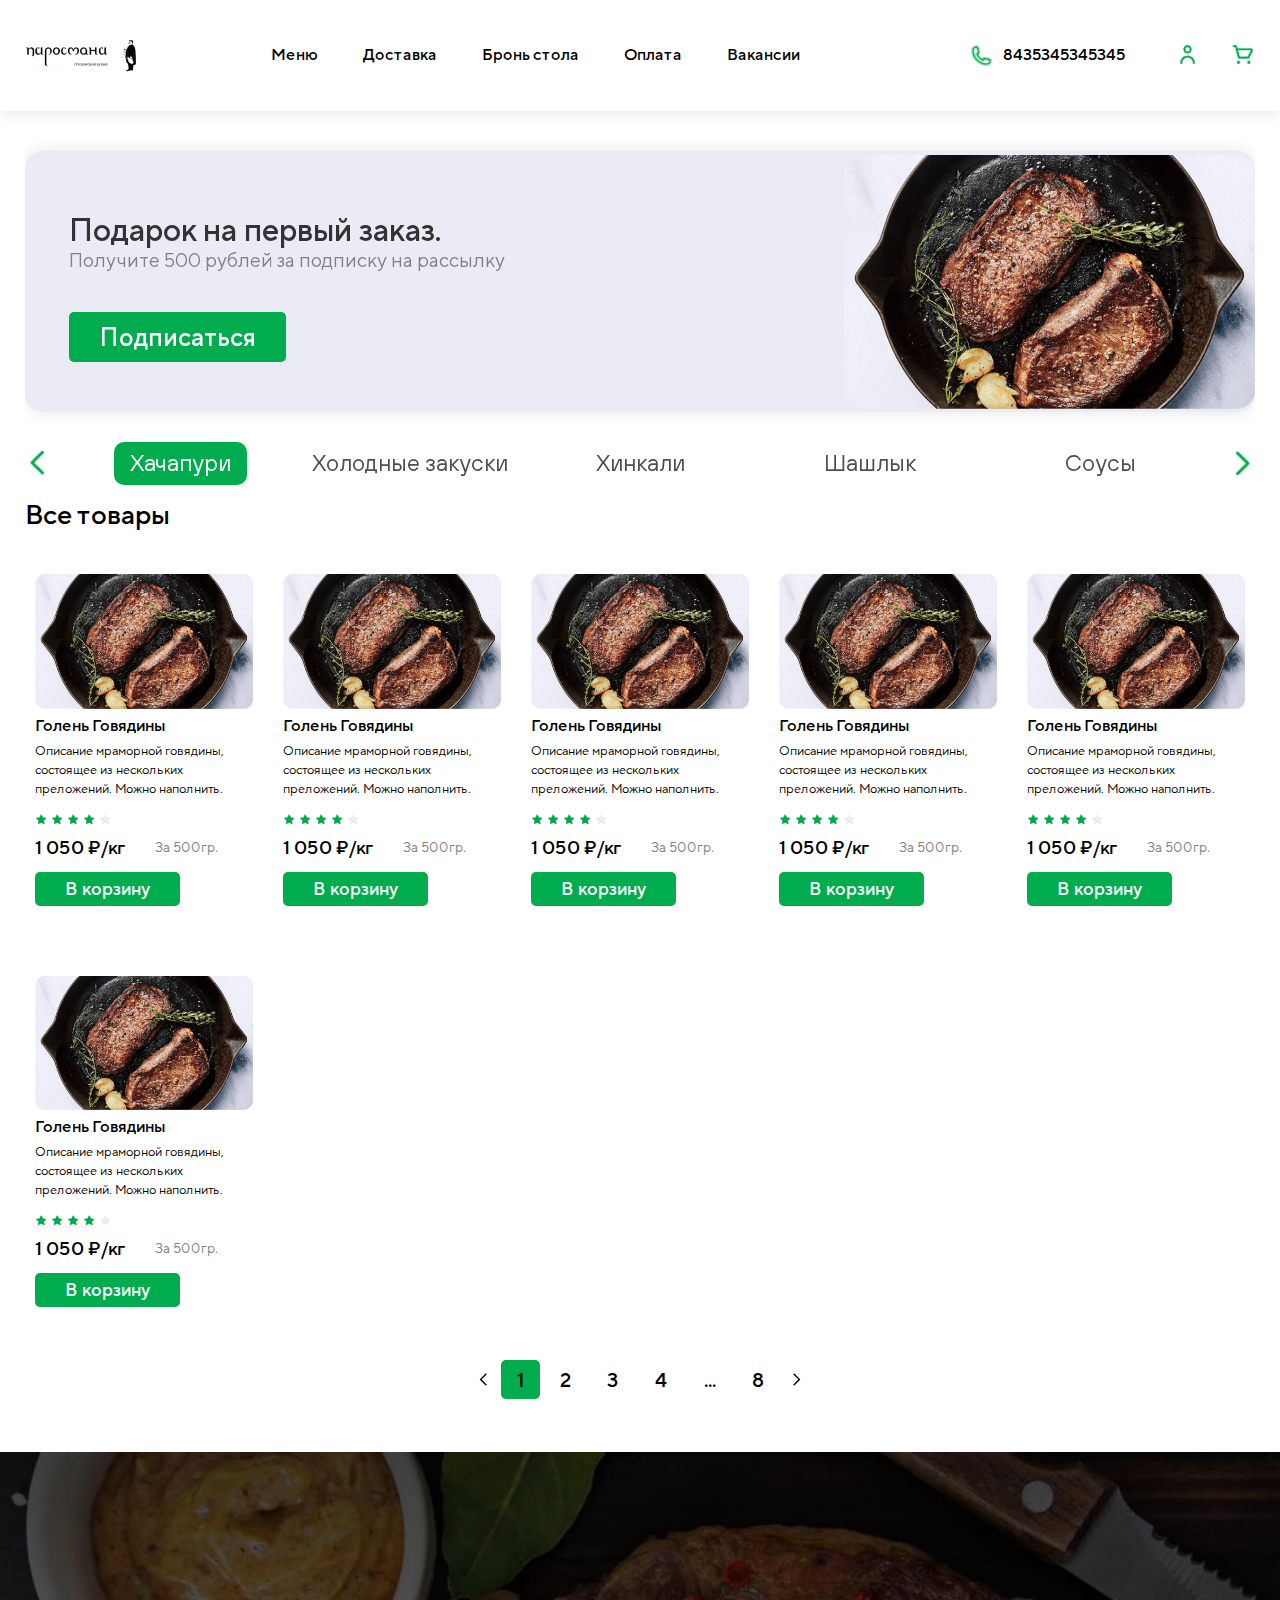
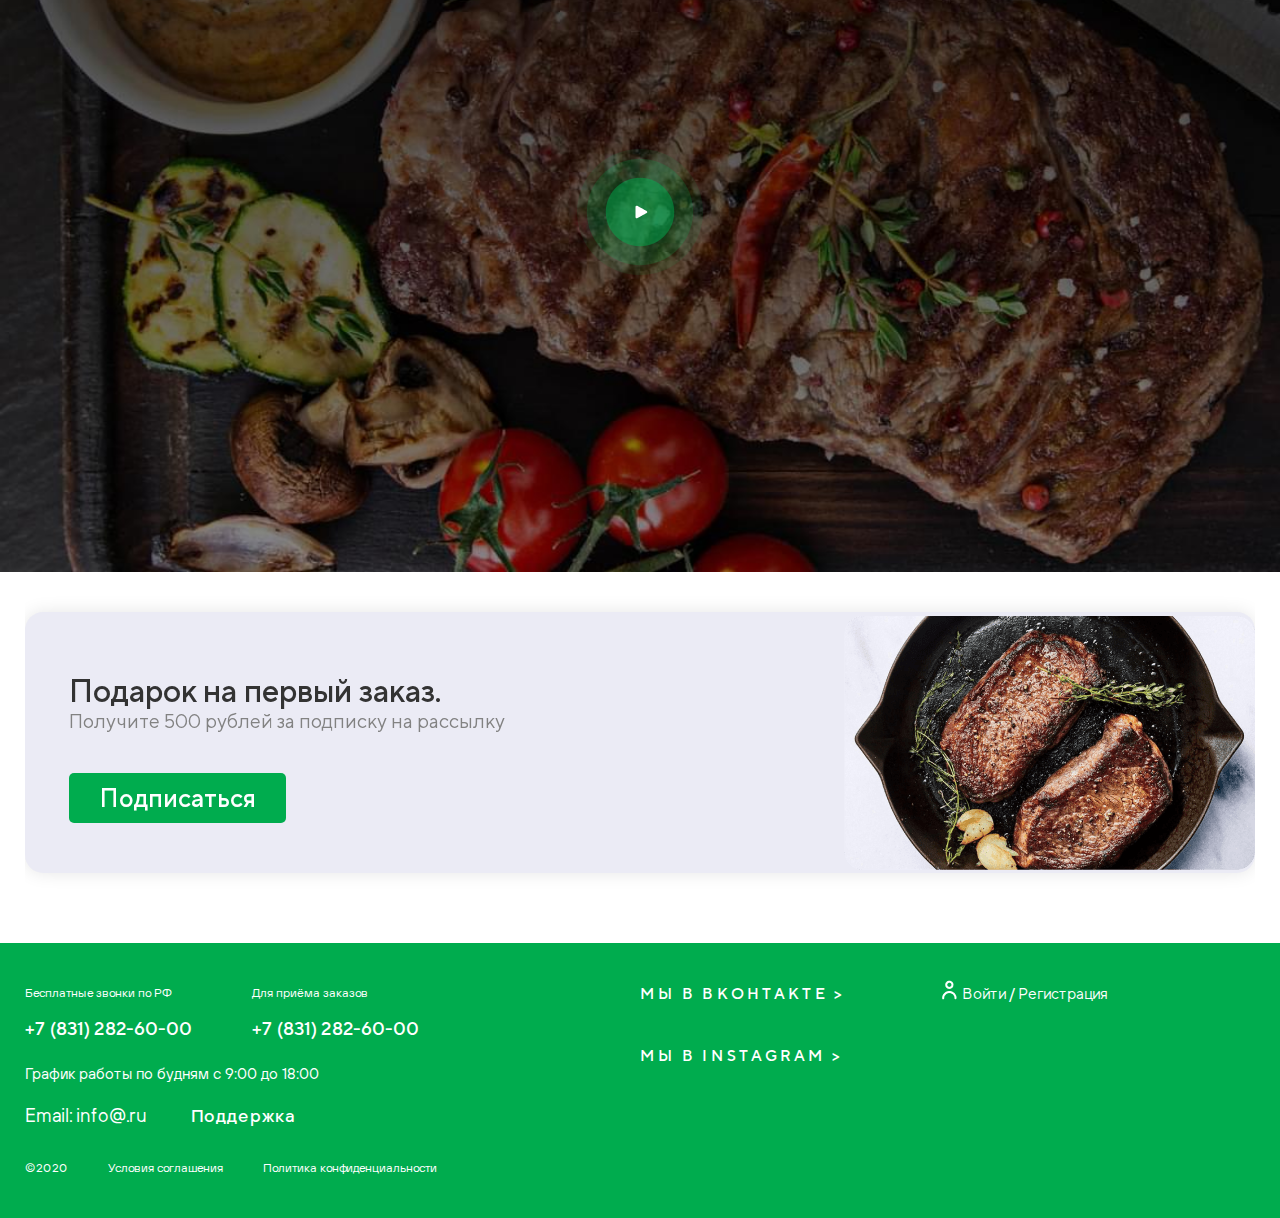
<file: index.html>
<!DOCTYPE html><html lang="ru"><head><meta charset="UTF-8"><meta name="viewport" content="width=device-width,initial-scale=1"><meta http-equiv="X-UA-Compatible" content="ie=edge"><meta name="theme-color" content="#111111"><title>Sushi</title><!-- <link rel="stylesheet" href="https://cdnjs.cloudflare.com/ajax/libs/font-awesome/4.7.0/css/font-awesome.min.css"> --><link rel="stylesheet" href="https://unpkg.com/swiper/swiper-bundle.min.css"><link rel="stylesheet" href="css/global.css"><link rel="stylesheet" href="css/vendor.css"><link rel="stylesheet" href="css/main.css"></head><body><div class="wrapper"><header class="header"><div class="container"><h1 class="visually-hidden">Интернет магазин Парастана</h1><div class="header__block"><div class="header__bl"><button class="burger"><span class="burger__line"></span></button><div class="header__logo"><a href="/online-store/" class="logo"><img src="./img/logo.png" alt="logo"></a></div></div><nav class="header__nav"><ul class="header__nav-block"><li class="nav__sm"><button class="nav__close close-menu"></button> <img src="./img/logo.png" alt="логотип"></li><li class="header__nav-item" aria-expanded="false"><button class="header__nav-menu">Меню</button><div class="header__nav-sub-menu" aria-hidden="true"><ul><li class="header__list-item"><a class="sub-menu-item" href="#"><i class="fa fa-heart"></i> Супы</a></li><li class="header__list-item"><a class="sub-menu-item" href="#">Хачапури</a></li><li class="header__list-item"><a class="sub-menu-item" href="#">Холодные закуски</a></li><li class="header__list-item"><a class="sub-menu-item" href="#">Хинкали</a></li><li class="header__list-item"><a class="sub-menu-item" href="#">Шашлык</a></li><li class="header__list-item"><a class="sub-menu-item" href="#">Соусы</a></li><li class="header__list-item"><a class="sub-menu-item" href="#">Салаты</a></li><li class="header__list-item"><a class="sub-menu-item" href="#">Горячие Блюда</a></li><li class="header__list-item"><a class="sub-menu-item" href="#">Гарнир</a></li><li class="header__list-item"><a class="sub-menu-item" href="#">Десерты</a></li><li class="header__list-item"><a class="sub-menu-item" href="#">Напитки</a></li></ul></div></li><li class="header__nav-item"><a class="header__nav-delivery" href="delivery.html">Доставка</a></li><li class="header__nav-item"><button class="reserve__t">Бронь стола</button></li><li class="header__nav-item"><a class="header__nav-payment" href="payment.html">Оплата</a></li><li class="header__nav-item"><a class="header__nav-vacancies" href="vacancies.html">Вакансии</a></li><li class="header__nav-item support"><a class="header__nav-support" href="support.html">Поддержка</a></li></ul></nav><div class="header__menu"><div><a class="header__number-block" href="tel:+8435345345345"><img class="header__number-img" src="./img/phone.png" alt="Позвонить"><span class="header__number">8435345345345</span></a></div><button class="header__menu-user popup-user"></button> <a href="basket.html" class="header__menu-purchases"></a></div><div class="background-site close-menu"></div></div></div></header></div><main><section class="banner"><div class="container"><div class="banner__swiper swiper-container"><div class="swiper-wrapper"><div class="banner__swiper-item swiper-slide"><h2 class="banner__title">Подарок на первый заказ.</h2><p class="banner__text">Получите 500 рублей за подписку на рассылку</p><a class="banner__btn" href="#">Подписаться</a></div><div class="banner__swiper-item swiper-slide"><h2 class="banner__title">Подарок на первый заказ.</h2><p class="banner__text">Получите 500 рублей за подписку на рассылку</p><a class="banner__btn" href="#">Подписаться</a></div><div class="banner__swiper-item swiper-slide"><h2 class="banner__title">Подарок на первый заказ.</h2><p class="banner__text">Получите 500 рублей за подписку на рассылку</p><a class="banner__btn" href="#">Подписаться</a></div></div></div></div></section><section class="menu"><div class="container"><div class="menu__swiper"><ul class="swiper-wrapper swiper-wrapper-menu"><li class="menu___item swiper-slide"><button class="menu__btn active">Хачапури</button></li><li class="menu___item swiper-slide"><button class="menu__btn">Холодные закуски</button></li><li class="menu___item swiper-slide"><button class="menu__btn">Хинкали</button></li><li class="menu___item swiper-slide"><button class="menu__btn">Шашлык</button></li><li class="menu___item swiper-slide"><button class="menu__btn">Соусы</button></li><li class="menu___item swiper-slide"><button class="menu__btn">Салаты</button></li><li class="menu___item swiper-slide"><button class="menu__btn">Горячие Блюда</button></li><li class="menu___item swiper-slide"><button class="menu__btn">Гарнир</button></li><li class="menu___item swiper-slide"><button class="menu__btn">Десерты</button></li><li class="menu___item swiper-slide"><button class="menu__btn">Напитки</button></li></ul><div class="swiper-button-next"></div><div class="swiper-button-prev"></div></div></div></section><section class="goods"><div class="container"><h2 class="goods__title">Все товары</h2><div class="goods__block"><div class="goods__item"><a href="card.html" class="goods__img"><img src="./img/banner-img-1.png" alt="фото блюда"></a><h3 class="goods__name"><a href="card.html">Голень Говядины</a></h3><p class="goods__desc">Описание мраморной говядины, состоящее из нескольких преложений. Можно наполнить.</p><div class="goods__star"><img src="./img/star.png" alt="рейтинг болюда 4 из 5"> <img src="./img/star.png" alt=""> <img src="./img/star.png" alt=""> <img src="./img/star.png" alt=""> <img src="./img/star-gray.png" alt=""></div><div class="goods__info"><div class="goods__info-price">1 050 ₽/кг</div><div class="goods__info-weight">За 500гр.</div></div><button class="goods__btn">В корзину</button></div><div class="goods__item"><a href="card.html" class="goods__img"><img src="./img/banner-img-1.png" alt="фото блюда"></a><h3 class="goods__name"><a href="card.html">Голень Говядины</a></h3><p class="goods__desc">Описание мраморной говядины, состоящее из нескольких преложений. Можно наполнить.</p><div class="goods__star"><img src="./img/star.png" alt="рейтинг болюда 4 из 5"> <img src="./img/star.png" alt=""> <img src="./img/star.png" alt=""> <img src="./img/star.png" alt=""> <img src="./img/star-gray.png" alt=""></div><div class="goods__info"><div class="goods__info-price">1 050 ₽/кг</div><div class="goods__info-weight">За 500гр.</div></div><button class="goods__btn">В корзину</button></div><div class="goods__item"><a href="card.html" class="goods__img"><img src="./img/banner-img-1.png" alt="фото блюда"></a><h3 class="goods__name"><a href="card.html">Голень Говядины</a></h3><p class="goods__desc">Описание мраморной говядины, состоящее из нескольких преложений. Можно наполнить.</p><div class="goods__star"><img src="./img/star.png" alt="рейтинг болюда 4 из 5"> <img src="./img/star.png" alt=""> <img src="./img/star.png" alt=""> <img src="./img/star.png" alt=""> <img src="./img/star-gray.png" alt=""></div><div class="goods__info"><div class="goods__info-price">1 050 ₽/кг</div><div class="goods__info-weight">За 500гр.</div></div><button class="goods__btn">В корзину</button></div><div class="goods__item"><a href="card.html" class="goods__img"><img src="./img/banner-img-1.png" alt="фото блюда"></a><h3 class="goods__name"><a href="card.html">Голень Говядины</a></h3><p class="goods__desc">Описание мраморной говядины, состоящее из нескольких преложений. Можно наполнить.</p><div class="goods__star"><img src="./img/star.png" alt="рейтинг болюда 4 из 5"> <img src="./img/star.png" alt=""> <img src="./img/star.png" alt=""> <img src="./img/star.png" alt=""> <img src="./img/star-gray.png" alt=""></div><div class="goods__info"><div class="goods__info-price">1 050 ₽/кг</div><div class="goods__info-weight">За 500гр.</div></div><button class="goods__btn">В корзину</button></div><div class="goods__item"><a href="card.html" class="goods__img"><img src="./img/banner-img-1.png" alt="фото блюда"></a><h3 class="goods__name"><a href="card.html">Голень Говядины</a></h3><p class="goods__desc">Описание мраморной говядины, состоящее из нескольких преложений. Можно наполнить.</p><div class="goods__star"><img src="./img/star.png" alt="рейтинг болюда 4 из 5"> <img src="./img/star.png" alt=""> <img src="./img/star.png" alt=""> <img src="./img/star.png" alt=""> <img src="./img/star-gray.png" alt=""></div><div class="goods__info"><div class="goods__info-price">1 050 ₽/кг</div><div class="goods__info-weight">За 500гр.</div></div><button class="goods__btn">В корзину</button></div><div class="goods__item"><a href="card.html" class="goods__img"><img src="./img/banner-img-1.png" alt="фото блюда"></a><h3 class="goods__name"><a href="card.html">Голень Говядины</a></h3><p class="goods__desc">Описание мраморной говядины, состоящее из нескольких преложений. Можно наполнить.</p><div class="goods__star"><img src="./img/star.png" alt="рейтинг болюда 4 из 5"> <img src="./img/star.png" alt=""> <img src="./img/star.png" alt=""> <img src="./img/star.png" alt=""> <img src="./img/star-gray.png" alt=""></div><div class="goods__info"><div class="goods__info-price">1 050 ₽/кг</div><div class="goods__info-weight">За 500гр.</div></div><button class="goods__btn">В корзину</button></div></div><nav class="goods__navigation"><ul class="goods__navigation-block"><li class="navigation__prev"><a href="#"></a></li><li><a class="navigation__btn active" href="#">1</a></li><li><a class="navigation__btn" href="#">2</a></li><li><a class="navigation__btn" href="#">3</a></li><li><a class="navigation__btn" href="#">4</a></li><li><span class="navigation__dots">...</span></li><li><a class="navigation__btn" href="#">8</a></li><li class="navigation__next"><a href="#"></a></li></ul></nav></div></section><section class="video"><div class="video__block"><iframe class="video__bl" src="" title="YouTube video player" frameborder="0" allow="accelerometer; autoplay; clipboard-write; encrypted-media; gyroscope; picture-in-picture" allowfullscreen aria-label="Видео о еде"></iframe><button class="video-play"><img src="./img/play-video.png" alt="Старт видео"></button></div></section><section class="banner"><div class="container"><div class="banner__swiper swiper-container"><div class="swiper-wrapper"><div class="banner__swiper-item swiper-slide"><h2 class="banner__title">Подарок на первый заказ.</h2><p class="banner__text">Получите 500 рублей за подписку на рассылку</p><a class="banner__btn" href="#">Подписаться</a></div><div class="banner__swiper-item swiper-slide"><h2 class="banner__title">Подарок на первый заказ.</h2><p class="banner__text">Получите 500 рублей за подписку на рассылку</p><a class="banner__btn" href="#">Подписаться</a></div><div class="banner__swiper-item swiper-slide"><h2 class="banner__title">Подарок на первый заказ.</h2><p class="banner__text">Получите 500 рублей за подписку на рассылку</p><a class="banner__btn" href="#">Подписаться</a></div></div></div></div></section></main><footer class="footer"><div class="container"><div class="footer__wrapper"><div class="footer__block"><div class="footer__number-block"><span>Бесплатные звонки по РФ</span> <a href="tel: +7831 282 60 00">+7 (831) 282-60-00</a></div><div class="footer__number-block"><span>Для приёма заказов</span> <a href="tel: +7831 282 60 00">+7 (831) 282-60-00</a></div><div class="footer__time-work">График работы по будням с 9:00 до 18:00</div><a class="footer__email" href="mailto:info@.ru?subject=Вопрос по HTML">Email: info@.ru</a> <a class="footer__help" href="support.html">Поддержка</a></div><div class="footer__block"><ul class="footer__sotial-list"><li class="footer__sotial-item"><a class="footer__sotial" href="#">Мы В Вконтакте ></a></li><li class="footer__sotial-item"><a class="footer__sotial" href="#">Мы В Instagram ></a></li></ul><div class="footer__per-ar"><button class="popup-user">Войти</button> / <button class="popup-reg">Регистрация</button></div></div></div><div class="footer__site"><div class="footer__site-item">©2020</div><a class="footer__site-item">Условия соглашения</a> <a class="footer__site-item">Политика конфиденциальности</a></div></div></footer><div class="popup-container"><div class="popup-overlay"></div><div class="popup-wrap"><div class="login-popup popup-box"><button class="popup-close"></button><div class="popup-content"><div class="modal__img"><img src="./img/popup-user.png" alt="модальная иконка"></div><h3 class="modal__title">Войти в личный кабинет</h3><form action="#"><input type="tel" name="phone" class="popup__phone input-popup" placeholder="Телефон" required> <input type="password" name="password" class="popup__password input-popup" placeholder="Пароль" required> <button class="popup-fp">Забыли пароль? <button class="popup-login btn" onclick='location.href="profile.html"'>Войти</button><div class="popup-end">Впервые у нас? <button type="button" class="popup-reg">Зарегистрироватся</button></div></button></form></div></div><div class="reg-popup popup-box"><button class="popup-close"></button><div class="popup-content"><div class="modal__img"><img src="./img/popup-user.png" alt="модальная иконка"></div><h3 class="modal__title">Регистрация</h3><form action="#"><input type="tel" id="tel-reg" name="phone" class="popup__phone input-popup" placeholder="Телефон" required> <input type="password" name="password" class="popup__password input-popup" placeholder="Пароль" required> <input type="password" name="againpassword" class="popup__password input-popup" placeholder="Подтвердите пароль" required><div class="popup-check"><input type="checkbox" name="secntence" id="popup-checkbox-1" class="popup-checkbox"> <label class="popup-radio" for="popup-checkbox-1"></label> <span>Хочу получать выгодные предложения от магазина</span></div><div class="popup-check"><input type="checkbox" name="user-agre" id="popup-checkbox-2" class="popup-checkbox"> <label class="popup-radio" for="popup-checkbox-2"></label> <span>Принимаю условия <a href="#">Пользовательского соглашения, Политики конфиденциальности</a></span></div><button class="popup-reg-btn btn">Зарегистрироваться</button></form></div></div><div class="popup-sub popup-box"><button class="popup-close"></button><div class="popup-content"><div class="modal__img"><img src="./img/popup-user.png" alt="модальная иконка"></div><h3 class="modal__title">Подпишитесь на нашу рассылку и получите промокод на 500 RUB!</h3><form action="#"><input type="email" name="email" class="input-popup" placeholder="Email" required> <button class="popup-btn btn">Отправить</button></form></div></div><div class="popup-reviews popup-box"><button class="popup-close"></button><div class="popup-content"><h3 class="modal__title">Добавить отзыв</h3><form action="#"><div class="popup-r-item popup-rating"><b>Ваша оценка</b><div class="card__item-rating popup-rating"><img src="./img/star.png" alt="Рейтинг блюда 4 из 5"> <img src="./img/star.png" alt=""> <img src="./img/star.png" alt=""> <img src="./img/star.png" alt=""> <img src="./img/star-gray.png" alt=""></div></div><div class="popup-r-item popup-r-name"><b>Ваше имя</b> <input type="text" name="required-name" class="input-popup" placeholder="Введите ваше имя" required></div><div class="popup-r-item"><b>Ваш отзыв</b> <textarea name="required-textarea" id="popup-textarea" cols="50" rows="10"></textarea></div><button class="popup-btn btn">Добавить отзыв</button></form></div></div><div class="reserv-popup popup-box"><button class="popup-close"></button><div class="popup-content"><h3 class="modal__title">Бронирование стола</h3><form action="#"><input type="text" name="popup-name" class="reserv-name input-popup" placeholder="Имя" required><div class="reserv-row"><div class="reserv-col"><input type="text" name="reserv-password" class="input-popup" placeholder="+380" required> <input type="time" name="reserv-time" class="input-popup" required></div><div class="reserv-col"><input type="text" name="reserv-people" class="input-popup" placeholder="Количество человек" required> <input type="date" name="reserv-date" class="input-popup" required></div></div><button class="popup-fp btn">Забронировать</button></form></div></div></div></div><div class="gotop__wrap"><div class="gotop"><span></span></div></div><!-- <script src="https://unpkg.com/swiper/swiper-bundle.min.js"></script> --><script src="js/vendor.js"></script><script src="js/main.js"></script></body></html>
</file>
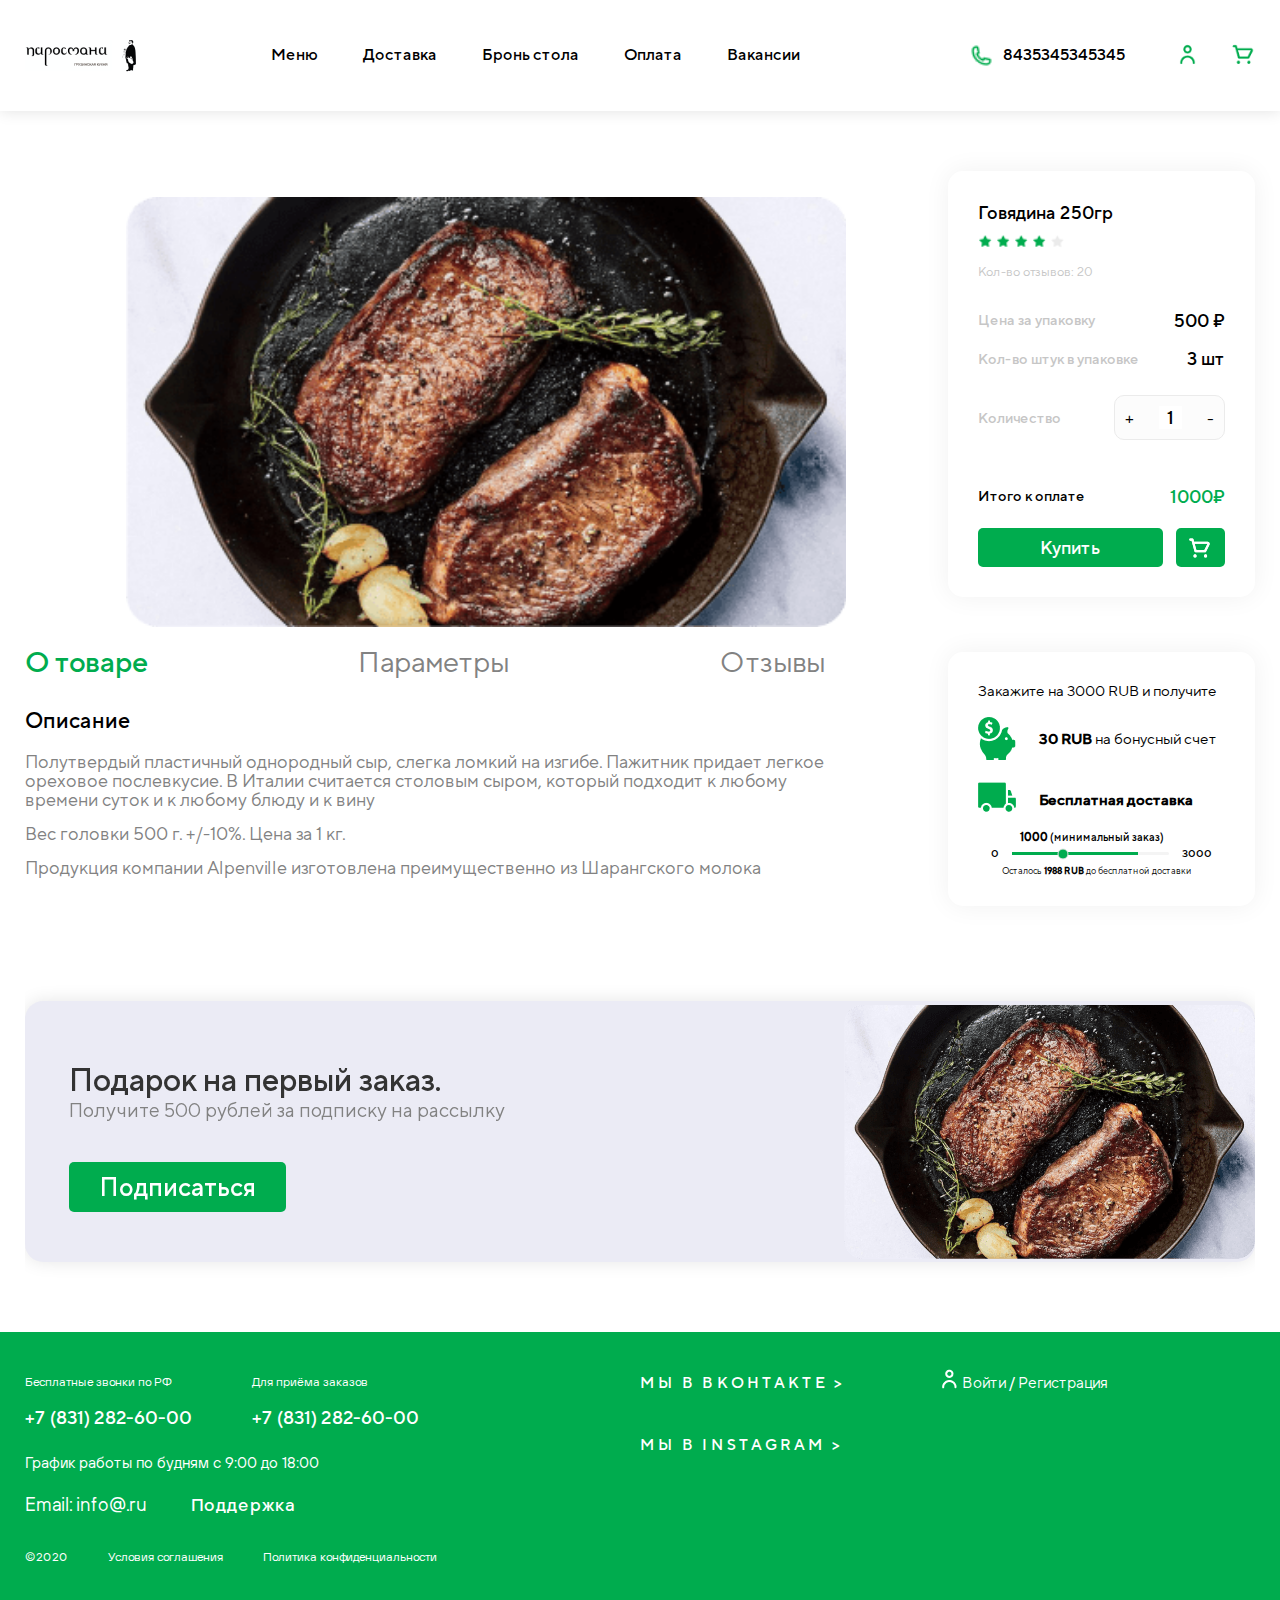
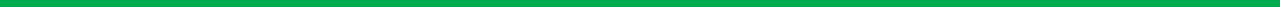
<file: card.html>
<!DOCTYPE html><html lang="ru"><head><meta charset="UTF-8"><meta name="viewport" content="width=device-width,initial-scale=1"><meta http-equiv="X-UA-Compatible" content="ie=edge"><meta name="theme-color" content="#111111"><title>Sushi</title><!-- <link rel="stylesheet" href="https://cdnjs.cloudflare.com/ajax/libs/font-awesome/4.7.0/css/font-awesome.min.css"> --><link rel="stylesheet" href="css/global.css"><link rel="stylesheet" href="css/vendor.css"><link rel="stylesheet" href="css/main.css"></head><body><div class="wrapper"><header class="header"><div class="container"><h1 class="visually-hidden">Интернет магазин Парастана</h1><div class="header__block"><div class="header__bl"><button class="burger"><span class="burger__line"></span></button><div class="header__logo"><a href="/online-store/" class="logo"><img src="./img/logo.png" alt="logo"></a></div></div><nav class="header__nav"><ul class="header__nav-block"><li class="nav__sm"><button class="nav__close close-menu"></button> <img src="./img/logo.png" alt="логотип"></li><li class="header__nav-item" aria-expanded="false"><button class="header__nav-menu">Меню</button><div class="header__nav-sub-menu" aria-hidden="true"><ul><li class="header__list-item"><a class="sub-menu-item" href="#"><i class="fa fa-heart"></i> Супы</a></li><li class="header__list-item"><a class="sub-menu-item" href="#">Хачапури</a></li><li class="header__list-item"><a class="sub-menu-item" href="#">Холодные закуски</a></li><li class="header__list-item"><a class="sub-menu-item" href="#">Хинкали</a></li><li class="header__list-item"><a class="sub-menu-item" href="#">Шашлык</a></li><li class="header__list-item"><a class="sub-menu-item" href="#">Соусы</a></li><li class="header__list-item"><a class="sub-menu-item" href="#">Салаты</a></li><li class="header__list-item"><a class="sub-menu-item" href="#">Горячие Блюда</a></li><li class="header__list-item"><a class="sub-menu-item" href="#">Гарнир</a></li><li class="header__list-item"><a class="sub-menu-item" href="#">Десерты</a></li><li class="header__list-item"><a class="sub-menu-item" href="#">Напитки</a></li></ul></div></li><li class="header__nav-item"><a class="header__nav-delivery" href="delivery.html">Доставка</a></li><li class="header__nav-item"><button class="reserve__t">Бронь стола</button></li><li class="header__nav-item"><a class="header__nav-payment" href="payment.html">Оплата</a></li><li class="header__nav-item"><a class="header__nav-vacancies" href="vacancies.html">Вакансии</a></li><li class="header__nav-item support"><a class="header__nav-support" href="support.html">Поддержка</a></li></ul></nav><div class="header__menu"><div><a class="header__number-block" href="tel:+8435345345345"><img class="header__number-img" src="./img/phone.png" alt="Позвонить"><span class="header__number">8435345345345</span></a></div><button class="header__menu-user popup-user"></button> <a href="basket.html" class="header__menu-purchases"></a></div><div class="background-site close-menu"></div></div></div></header></div><main><section class="card"><h1 class="visually-hidden">Карточка товара</h1><div class="container"><div class="card__block"><div class="card__item-info"><div class="card__img"><img src="./img/banner-img-1.png" alt="фото блюда"></div><div class="card__item"><h2 class="card__title">Говядина 250гр</h2><div class="card__item-rating"><img src="./img/star.png" alt="Рейтинг блюда 4 из 5"> <img src="./img/star.png" alt=""> <img src="./img/star.png" alt=""> <img src="./img/star.png" alt=""> <img src="./img/star-gray.png" alt=""></div><div class="card__reviews">Кол-во отзывов: <span>20</span></div><div class="card__price">Цена за упаковку<span>500 ₽</span></div><div class="card__quantity">Кол-во штук в упаковке<span>3 шт</span></div><div class="card__quantity-pm">Количество<div class="card__plus-minus"><button class="card__plus">+</button><input class="pm" type="text" name="p-m" value="1" maxlength="2" readonly="readonly"><button class="card__minus">-</button></div></div><div class="card__totalpay">Итого к оплате <span>1000₽</span></div><div class="card__block-btn"><button class="card__buy">Купить</button> <button class="card__basket"><img class="card__img-busket" src="./img/add-busket.svg" alt="добавить в корзину"></button></div></div></div><div class="card__item-block"><div class="card__item-tab"><div class="tab"><button class="tablinks" onclick="openCity(event, 'data-goods')" id="defaultOpen">О товаре</button> <button class="tablinks" onclick="openCity(event, 'data-parameters')">Параметры</button> <button class="tablinks reviews-cl" onclick="openCity(event, 'data-rewies')">Отзывы</button></div><!-- Tab content --><div class="tabcontent" data-goods><h3 class="card__tab-title">Описание</h3><p class="card__tab-text">Полутвердый пластичный однородный сыр, слегка ломкий на изгибе. Пажитник придает легкое ореховое послевкусие. В Италии считается столовым сыром, который подходит к любому времени суток и к любому блюду и к вину</p><p class="card__tab-text">Вес головки 500 г. +/-10%. Цена за 1 кг.</p><p class="card__tab-text">Продукция компании Alpenville изготовлена преимущественно из Шарангского молока</p></div><div class="tabcontent" data-parameters><ul><li class="card__tab-list">Калории: <span>420</span></li><li class="card__tab-list">Жиры: <span>420</span></li><li class="card__tab-list">Белки: <span>420</span></li><li class="card__tab-list">Углеводы: <span>420</span></li><li class="card__tab-list">Масса: <span>420 грамм</span></li></ul></div><div class="tabcontent" data-rewies><h3 class="card__tab-title">Отзывы</h3><div class="card__reviews-block"><div class="card__reviews-swiper"><!-- Additional required wrapper --><div class="swiper-wrapper"><!-- Slides --><div class="swiper-slide"><div class="card__people-top"><img class="card__people-img" src="./img/reviews-img.png" alt="Аватар"><div class="card__people-info"><div class="card__people-name">Анатолий Петров</div><div class="card__people-rating"><img src="./img/star.png" alt="рейтинг болюда 4 из 5"> <img src="./img/star.png" alt=""> <img src="./img/star.png" alt=""> <img src="./img/star.png" alt=""> <img src="./img/star-gray.png" alt=""></div><a class="card__people-soc-nav" href="vk.com/anatoliy">vk.com/anatoliy</a></div></div><p class="card__reviews-text">Заказал 5кг мяса, живу в Московской области. Как и обещал оператор, привезли через 1,5 часа. Свежее, как будто было живое еще по дороге. Действительно натуральные продукты. Я обязательно буду заказывать дальше. А теперь подробнее о плюсах и минусах всего магази...</p><a class="card__reviews-all" href="#">Читать полностью</a></div><div class="swiper-slide"><div class="card__people-top"><img class="card__people-img" src="./img/reviews-img.png" alt="Аватар"><div class="card__people-info"><div class="card__people-name">Анатолий Петров</div><div class="card__people-rating"><img src="./img/star.png" alt="рейтинг болюда 4 из 5"> <img src="./img/star.png" alt=""> <img src="./img/star.png" alt=""> <img src="./img/star.png" alt=""> <img src="./img/star-gray.png" alt=""></div><a class="card__people-soc-nav" href="vk.com/anatoliy">vk.com/anatoliy</a></div></div><p class="card__reviews-text">Заказал 5кг мяса, живу в Московской области. Как и обещал оператор, привезли через 1,5 часа. Свежее, как будто было живое еще по дороге. Действительно натуральные продукты. Я обязательно буду заказывать дальше. А теперь подробнее о плюсах и минусах всего магази...</p><a class="card__reviews-all" href="#">Читать полностью</a></div></div><div class="swiper-button-next"></div></div><button class="card__add-reviews btn">Добавить отзыв</button></div></div></div><div class="card__item"><h3 class="card__item-title">Закажите на 3000 RUB и получите</h3><ul><li class="card__item-list"><b>30 RUB</b> на бонусный счет</li><li class="card__item-list"><b>Бесплатная доставка</b></li></ul><div class="card__min-order"><b>1000 </b>(минимальный заказ)</div><div class="card__range-slider"><span>0</span><div class="card__range-line"><div class="card__line-green" style="width: 80%"></div><div class="card__round" style="left: 33%;"></div></div><span>3000</span></div><div class="card__range-text">Осталось <b>1988 RUB</b> до бесплатной доставки</div></div></div></div></div></section><section class="banner"><div class="container"><div class="banner__swiper swiper-container"><div class="swiper-wrapper"><div class="banner__swiper-item swiper-slide"><h2 class="banner__title">Подарок на первый заказ.</h2><p class="banner__text">Получите 500 рублей за подписку на рассылку</p><a class="banner__btn" href="#">Подписаться</a></div><div class="banner__swiper-item swiper-slide"><h2 class="banner__title">Подарок на первый заказ.</h2><p class="banner__text">Получите 500 рублей за подписку на рассылку</p><a class="banner__btn" href="#">Подписаться</a></div><div class="banner__swiper-item swiper-slide"><h2 class="banner__title">Подарок на первый заказ.</h2><p class="banner__text">Получите 500 рублей за подписку на рассылку</p><a class="banner__btn" href="#">Подписаться</a></div></div></div></div></section></main><footer class="footer"><div class="container"><div class="footer__wrapper"><div class="footer__block"><div class="footer__number-block"><span>Бесплатные звонки по РФ</span> <a href="tel: +7831 282 60 00">+7 (831) 282-60-00</a></div><div class="footer__number-block"><span>Для приёма заказов</span> <a href="tel: +7831 282 60 00">+7 (831) 282-60-00</a></div><div class="footer__time-work">График работы по будням с 9:00 до 18:00</div><a class="footer__email" href="mailto:info@.ru?subject=Вопрос по HTML">Email: info@.ru</a> <a class="footer__help" href="support.html">Поддержка</a></div><div class="footer__block"><ul class="footer__sotial-list"><li class="footer__sotial-item"><a class="footer__sotial" href="#">Мы В Вконтакте ></a></li><li class="footer__sotial-item"><a class="footer__sotial" href="#">Мы В Instagram ></a></li></ul><div class="footer__per-ar"><button class="popup-user">Войти</button> / <button class="popup-reg">Регистрация</button></div></div></div><div class="footer__site"><div class="footer__site-item">©2020</div><a class="footer__site-item">Условия соглашения</a> <a class="footer__site-item">Политика конфиденциальности</a></div></div></footer><div class="popup-container"><div class="popup-overlay"></div><div class="popup-wrap"><div class="login-popup popup-box"><button class="popup-close"></button><div class="popup-content"><div class="modal__img"><img src="./img/popup-user.png" alt="модальная иконка"></div><h3 class="modal__title">Войти в личный кабинет</h3><form action="#"><input type="tel" name="phone" class="popup__phone input-popup" placeholder="Телефон" required> <input type="password" name="password" class="popup__password input-popup" placeholder="Пароль" required> <button class="popup-fp">Забыли пароль? <button class="popup-login btn" onclick='location.href="profile.html"'>Войти</button><div class="popup-end">Впервые у нас? <button type="button" class="popup-reg">Зарегистрироватся</button></div></button></form></div></div><div class="reg-popup popup-box"><button class="popup-close"></button><div class="popup-content"><div class="modal__img"><img src="./img/popup-user.png" alt="модальная иконка"></div><h3 class="modal__title">Регистрация</h3><form action="#"><input type="tel" id="tel-reg" name="phone" class="popup__phone input-popup" placeholder="Телефон" required> <input type="password" name="password" class="popup__password input-popup" placeholder="Пароль" required> <input type="password" name="againpassword" class="popup__password input-popup" placeholder="Подтвердите пароль" required><div class="popup-check"><input type="checkbox" name="secntence" id="popup-checkbox-1" class="popup-checkbox"> <label class="popup-radio" for="popup-checkbox-1"></label> <span>Хочу получать выгодные предложения от магазина</span></div><div class="popup-check"><input type="checkbox" name="user-agre" id="popup-checkbox-2" class="popup-checkbox"> <label class="popup-radio" for="popup-checkbox-2"></label> <span>Принимаю условия <a href="#">Пользовательского соглашения, Политики конфиденциальности</a></span></div><button class="popup-reg-btn btn">Зарегистрироваться</button></form></div></div><div class="popup-sub popup-box"><button class="popup-close"></button><div class="popup-content"><div class="modal__img"><img src="./img/popup-user.png" alt="модальная иконка"></div><h3 class="modal__title">Подпишитесь на нашу рассылку и получите промокод на 500 RUB!</h3><form action="#"><input type="email" name="email" class="input-popup" placeholder="Email" required> <button class="popup-btn btn">Отправить</button></form></div></div><div class="popup-reviews popup-box"><button class="popup-close"></button><div class="popup-content"><h3 class="modal__title">Добавить отзыв</h3><form action="#"><div class="popup-r-item popup-rating"><b>Ваша оценка</b><div class="card__item-rating popup-rating"><img src="./img/star.png" alt="Рейтинг блюда 4 из 5"> <img src="./img/star.png" alt=""> <img src="./img/star.png" alt=""> <img src="./img/star.png" alt=""> <img src="./img/star-gray.png" alt=""></div></div><div class="popup-r-item popup-r-name"><b>Ваше имя</b> <input type="text" name="required-name" class="input-popup" placeholder="Введите ваше имя" required></div><div class="popup-r-item"><b>Ваш отзыв</b> <textarea name="required-textarea" id="popup-textarea" cols="50" rows="10"></textarea></div><button class="popup-btn btn">Добавить отзыв</button></form></div></div><div class="reserv-popup popup-box"><button class="popup-close"></button><div class="popup-content"><h3 class="modal__title">Бронирование стола</h3><form action="#"><input type="text" name="popup-name" class="reserv-name input-popup" placeholder="Имя" required><div class="reserv-row"><div class="reserv-col"><input type="text" name="reserv-password" class="input-popup" placeholder="+380" required> <input type="time" name="reserv-time" class="input-popup" required></div><div class="reserv-col"><input type="text" name="reserv-people" class="input-popup" placeholder="Количество человек" required> <input type="date" name="reserv-date" class="input-popup" required></div></div><button class="popup-fp btn">Забронировать</button></form></div></div></div></div><div class="gotop__wrap"><div class="gotop"><span></span></div></div><script src="js/vendor.js"></script><script src="js/main.js"></script></body></html>
</file>
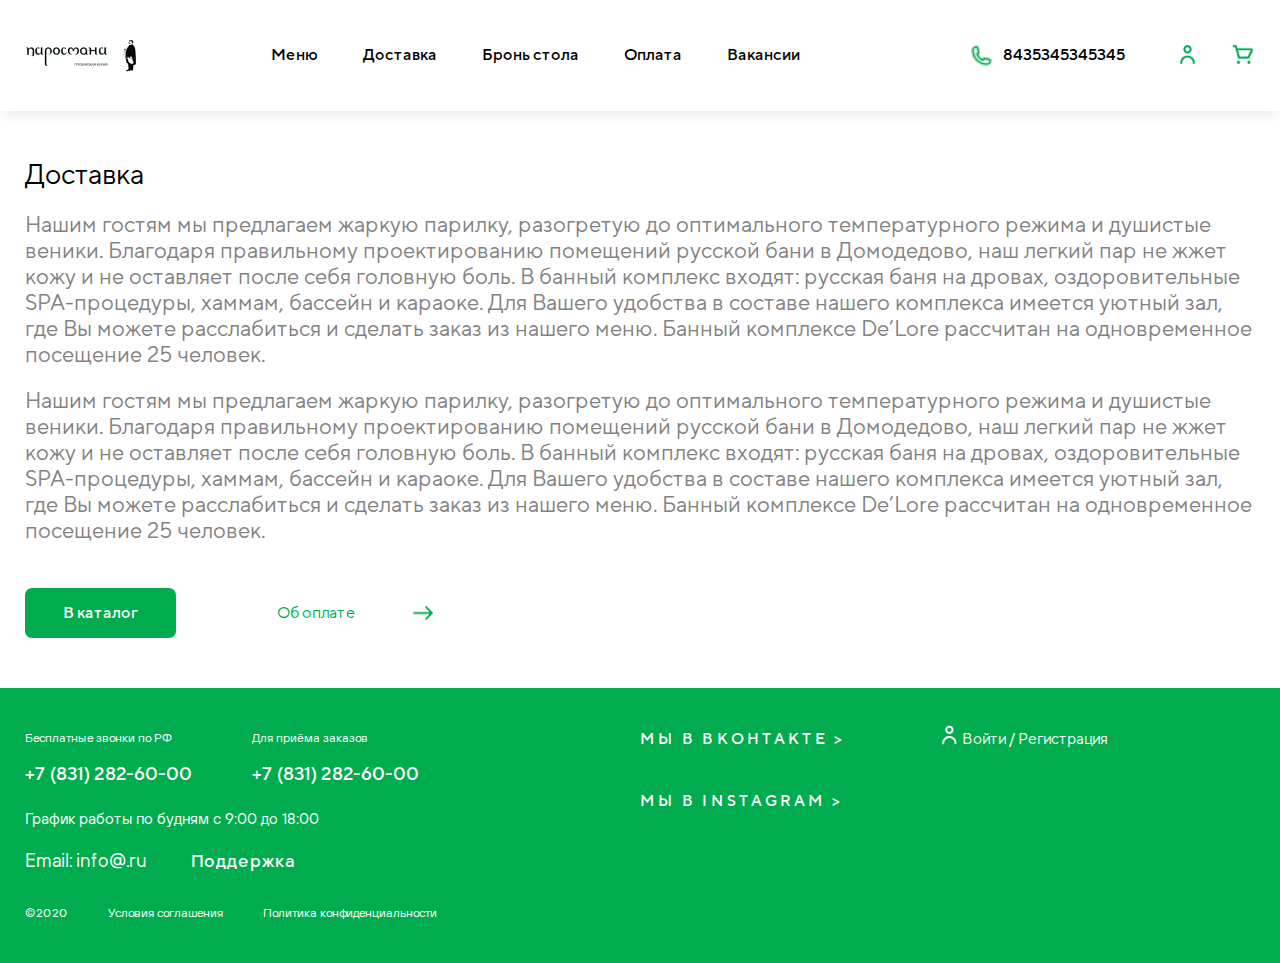
<file: delivery.html>
<!DOCTYPE html><html lang="ru"><head><meta charset="UTF-8"><meta name="viewport" content="width=device-width,initial-scale=1"><meta http-equiv="X-UA-Compatible" content="ie=edge"><meta name="theme-color" content="#111111"><title>Sushi</title><!-- <link rel="stylesheet" href="https://cdnjs.cloudflare.com/ajax/libs/font-awesome/4.7.0/css/font-awesome.min.css"> --><link rel="stylesheet" href="css/global.css"><link rel="stylesheet" href="css/vendor.css"><link rel="stylesheet" href="css/main.css"></head><body><div class="wrapper"><header class="header"><div class="container"><h1 class="visually-hidden">Интернет магазин Парастана</h1><div class="header__block"><div class="header__bl"><button class="burger"><span class="burger__line"></span></button><div class="header__logo"><a href="/online-store/" class="logo"><img src="./img/logo.png" alt="logo"></a></div></div><nav class="header__nav"><ul class="header__nav-block"><li class="nav__sm"><button class="nav__close close-menu"></button> <img src="./img/logo.png" alt="логотип"></li><li class="header__nav-item" aria-expanded="false"><button class="header__nav-menu">Меню</button><div class="header__nav-sub-menu" aria-hidden="true"><ul><li class="header__list-item"><a class="sub-menu-item" href="#"><i class="fa fa-heart"></i> Супы</a></li><li class="header__list-item"><a class="sub-menu-item" href="#">Хачапури</a></li><li class="header__list-item"><a class="sub-menu-item" href="#">Холодные закуски</a></li><li class="header__list-item"><a class="sub-menu-item" href="#">Хинкали</a></li><li class="header__list-item"><a class="sub-menu-item" href="#">Шашлык</a></li><li class="header__list-item"><a class="sub-menu-item" href="#">Соусы</a></li><li class="header__list-item"><a class="sub-menu-item" href="#">Салаты</a></li><li class="header__list-item"><a class="sub-menu-item" href="#">Горячие Блюда</a></li><li class="header__list-item"><a class="sub-menu-item" href="#">Гарнир</a></li><li class="header__list-item"><a class="sub-menu-item" href="#">Десерты</a></li><li class="header__list-item"><a class="sub-menu-item" href="#">Напитки</a></li></ul></div></li><li class="header__nav-item"><a class="header__nav-delivery" href="delivery.html">Доставка</a></li><li class="header__nav-item"><button class="reserve__t">Бронь стола</button></li><li class="header__nav-item"><a class="header__nav-payment" href="payment.html">Оплата</a></li><li class="header__nav-item"><a class="header__nav-vacancies" href="vacancies.html">Вакансии</a></li><li class="header__nav-item support"><a class="header__nav-support" href="support.html">Поддержка</a></li></ul></nav><div class="header__menu"><div><a class="header__number-block" href="tel:+8435345345345"><img class="header__number-img" src="./img/phone.png" alt="Позвонить"><span class="header__number">8435345345345</span></a></div><button class="header__menu-user popup-user"></button> <a href="basket.html" class="header__menu-purchases"></a></div><div class="background-site close-menu"></div></div></div></header></div><main><section class="page"><div class="container"><h1 class="page__title">Доставка</h1><div class="page__text"><p>Нашим гостям мы предлагаем жаркую парилку, разогретую до оптимального температурного режима и душистые веники. Благодаря правильному проектированию помещений русской бани в Домодедово, наш легкий пар не жжет кожу и не оставляет после себя головную боль. В банный комплекс входят: русская баня на дровах, оздоровительные SPA-процедуры, хаммам, бассейн и караоке. Для Вашего удобства в составе нашего комплекса имеется уютный зал, где Вы можете расслабиться и сделать заказ из нашего меню. Банный комплексе De’Lore рассчитан на одновременное посещение 25 человек.</p><p>Нашим гостям мы предлагаем жаркую парилку, разогретую до оптимального температурного режима и душистые веники. Благодаря правильному проектированию помещений русской бани в Домодедово, наш легкий пар не жжет кожу и не оставляет после себя головную боль. В банный комплекс входят: русская баня на дровах, оздоровительные SPA-процедуры, хаммам, бассейн и караоке. Для Вашего удобства в составе нашего комплекса имеется уютный зал, где Вы можете расслабиться и сделать заказ из нашего меню. Банный комплексе De’Lore рассчитан на одновременное посещение 25 человек.</p></div><div class="page__nav"><button class="page__btn">В каталог</button> <a class="page__payment" href="#">Об оплате</a></div></div></section></main><footer class="footer"><div class="container"><div class="footer__wrapper"><div class="footer__block"><div class="footer__number-block"><span>Бесплатные звонки по РФ</span> <a href="tel: +7831 282 60 00">+7 (831) 282-60-00</a></div><div class="footer__number-block"><span>Для приёма заказов</span> <a href="tel: +7831 282 60 00">+7 (831) 282-60-00</a></div><div class="footer__time-work">График работы по будням с 9:00 до 18:00</div><a class="footer__email" href="mailto:info@.ru?subject=Вопрос по HTML">Email: info@.ru</a> <a class="footer__help" href="support.html">Поддержка</a></div><div class="footer__block"><ul class="footer__sotial-list"><li class="footer__sotial-item"><a class="footer__sotial" href="#">Мы В Вконтакте ></a></li><li class="footer__sotial-item"><a class="footer__sotial" href="#">Мы В Instagram ></a></li></ul><div class="footer__per-ar"><button class="popup-user">Войти</button> / <button class="popup-reg">Регистрация</button></div></div></div><div class="footer__site"><div class="footer__site-item">©2020</div><a class="footer__site-item">Условия соглашения</a> <a class="footer__site-item">Политика конфиденциальности</a></div></div></footer><div class="popup-container"><div class="popup-overlay"></div><div class="popup-wrap"><div class="login-popup popup-box"><button class="popup-close"></button><div class="popup-content"><div class="modal__img"><img src="./img/popup-user.png" alt="модальная иконка"></div><h3 class="modal__title">Войти в личный кабинет</h3><form action="#"><input type="tel" name="phone" class="popup__phone input-popup" placeholder="Телефон" required> <input type="password" name="password" class="popup__password input-popup" placeholder="Пароль" required> <button class="popup-fp">Забыли пароль? <button class="popup-login btn" onclick='location.href="profile.html"'>Войти</button><div class="popup-end">Впервые у нас? <button type="button" class="popup-reg">Зарегистрироватся</button></div></button></form></div></div><div class="reg-popup popup-box"><button class="popup-close"></button><div class="popup-content"><div class="modal__img"><img src="./img/popup-user.png" alt="модальная иконка"></div><h3 class="modal__title">Регистрация</h3><form action="#"><input type="tel" id="tel-reg" name="phone" class="popup__phone input-popup" placeholder="Телефон" required> <input type="password" name="password" class="popup__password input-popup" placeholder="Пароль" required> <input type="password" name="againpassword" class="popup__password input-popup" placeholder="Подтвердите пароль" required><div class="popup-check"><input type="checkbox" name="secntence" id="popup-checkbox-1" class="popup-checkbox"> <label class="popup-radio" for="popup-checkbox-1"></label> <span>Хочу получать выгодные предложения от магазина</span></div><div class="popup-check"><input type="checkbox" name="user-agre" id="popup-checkbox-2" class="popup-checkbox"> <label class="popup-radio" for="popup-checkbox-2"></label> <span>Принимаю условия <a href="#">Пользовательского соглашения, Политики конфиденциальности</a></span></div><button class="popup-reg-btn btn">Зарегистрироваться</button></form></div></div><div class="popup-sub popup-box"><button class="popup-close"></button><div class="popup-content"><div class="modal__img"><img src="./img/popup-user.png" alt="модальная иконка"></div><h3 class="modal__title">Подпишитесь на нашу рассылку и получите промокод на 500 RUB!</h3><form action="#"><input type="email" name="email" class="input-popup" placeholder="Email" required> <button class="popup-btn btn">Отправить</button></form></div></div><div class="popup-reviews popup-box"><button class="popup-close"></button><div class="popup-content"><h3 class="modal__title">Добавить отзыв</h3><form action="#"><div class="popup-r-item popup-rating"><b>Ваша оценка</b><div class="card__item-rating popup-rating"><img src="./img/star.png" alt="Рейтинг блюда 4 из 5"> <img src="./img/star.png" alt=""> <img src="./img/star.png" alt=""> <img src="./img/star.png" alt=""> <img src="./img/star-gray.png" alt=""></div></div><div class="popup-r-item popup-r-name"><b>Ваше имя</b> <input type="text" name="required-name" class="input-popup" placeholder="Введите ваше имя" required></div><div class="popup-r-item"><b>Ваш отзыв</b> <textarea name="required-textarea" id="popup-textarea" cols="50" rows="10"></textarea></div><button class="popup-btn btn">Добавить отзыв</button></form></div></div><div class="reserv-popup popup-box"><button class="popup-close"></button><div class="popup-content"><h3 class="modal__title">Бронирование стола</h3><form action="#"><input type="text" name="popup-name" class="reserv-name input-popup" placeholder="Имя" required><div class="reserv-row"><div class="reserv-col"><input type="text" name="reserv-password" class="input-popup" placeholder="+380" required> <input type="time" name="reserv-time" class="input-popup" required></div><div class="reserv-col"><input type="text" name="reserv-people" class="input-popup" placeholder="Количество человек" required> <input type="date" name="reserv-date" class="input-popup" required></div></div><button class="popup-fp btn">Забронировать</button></form></div></div></div></div><div class="gotop__wrap"><div class="gotop"><span></span></div></div><script src="js/vendor.js"></script><script src="js/main.js"></script></body></html>
</file>
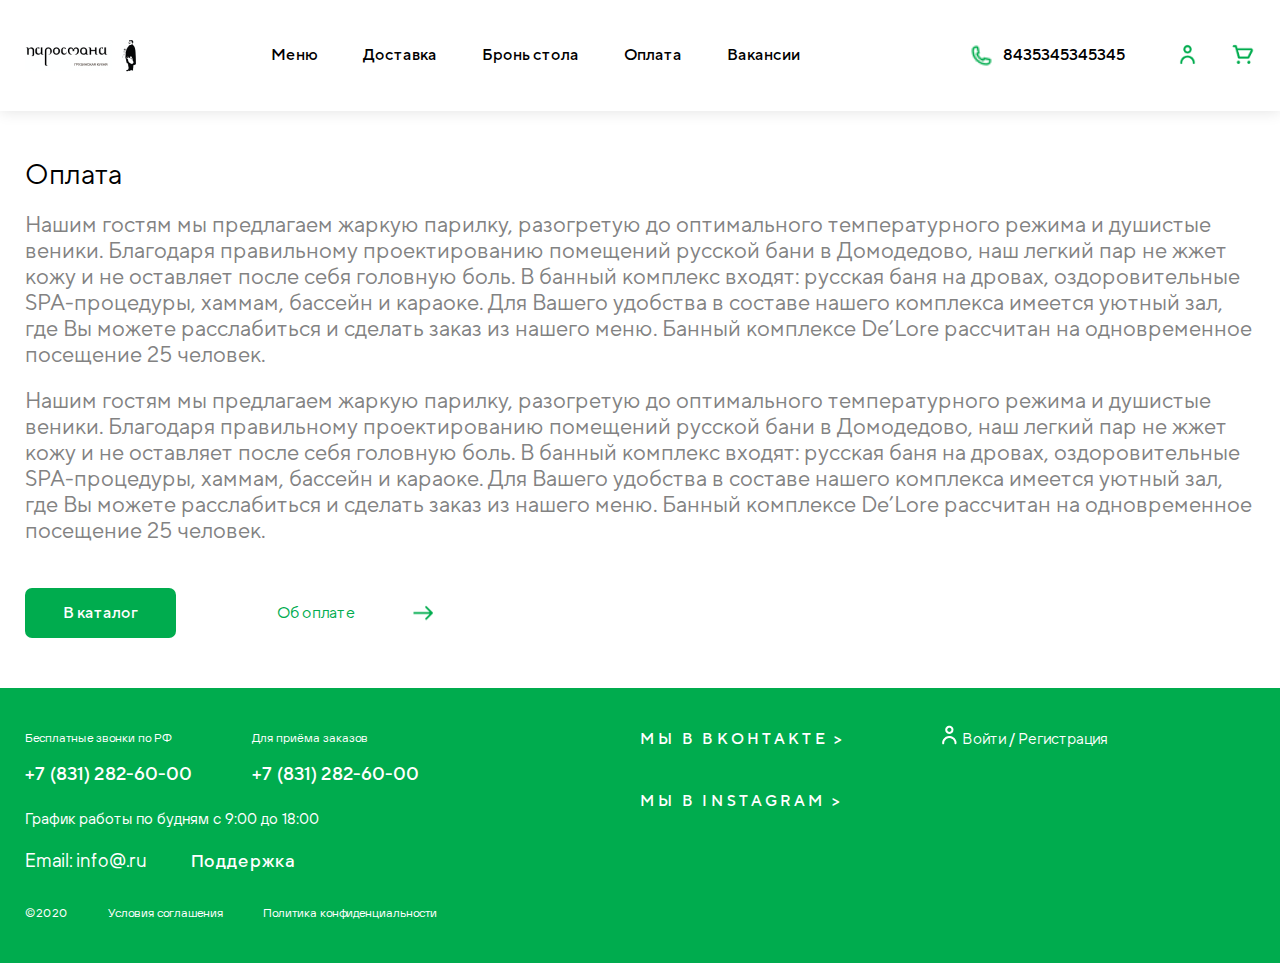
<file: payment.html>
<!DOCTYPE html><html lang="ru"><head><meta charset="UTF-8"><meta name="viewport" content="width=device-width,initial-scale=1"><meta http-equiv="X-UA-Compatible" content="ie=edge"><meta name="theme-color" content="#111111"><title>Sushi</title><!-- <link rel="stylesheet" href="https://cdnjs.cloudflare.com/ajax/libs/font-awesome/4.7.0/css/font-awesome.min.css"> --><link rel="stylesheet" href="css/global.css"><link rel="stylesheet" href="css/vendor.css"><link rel="stylesheet" href="css/main.css"></head><body><div class="wrapper"><header class="header"><div class="container"><h1 class="visually-hidden">Интернет магазин Парастана</h1><div class="header__block"><div class="header__bl"><button class="burger"><span class="burger__line"></span></button><div class="header__logo"><a href="/online-store/" class="logo"><img src="./img/logo.png" alt="logo"></a></div></div><nav class="header__nav"><ul class="header__nav-block"><li class="nav__sm"><button class="nav__close close-menu"></button> <img src="./img/logo.png" alt="логотип"></li><li class="header__nav-item" aria-expanded="false"><button class="header__nav-menu">Меню</button><div class="header__nav-sub-menu" aria-hidden="true"><ul><li class="header__list-item"><a class="sub-menu-item" href="#"><i class="fa fa-heart"></i> Супы</a></li><li class="header__list-item"><a class="sub-menu-item" href="#">Хачапури</a></li><li class="header__list-item"><a class="sub-menu-item" href="#">Холодные закуски</a></li><li class="header__list-item"><a class="sub-menu-item" href="#">Хинкали</a></li><li class="header__list-item"><a class="sub-menu-item" href="#">Шашлык</a></li><li class="header__list-item"><a class="sub-menu-item" href="#">Соусы</a></li><li class="header__list-item"><a class="sub-menu-item" href="#">Салаты</a></li><li class="header__list-item"><a class="sub-menu-item" href="#">Горячие Блюда</a></li><li class="header__list-item"><a class="sub-menu-item" href="#">Гарнир</a></li><li class="header__list-item"><a class="sub-menu-item" href="#">Десерты</a></li><li class="header__list-item"><a class="sub-menu-item" href="#">Напитки</a></li></ul></div></li><li class="header__nav-item"><a class="header__nav-delivery" href="delivery.html">Доставка</a></li><li class="header__nav-item"><button class="reserve__t">Бронь стола</button></li><li class="header__nav-item"><a class="header__nav-payment" href="payment.html">Оплата</a></li><li class="header__nav-item"><a class="header__nav-vacancies" href="vacancies.html">Вакансии</a></li><li class="header__nav-item support"><a class="header__nav-support" href="support.html">Поддержка</a></li></ul></nav><div class="header__menu"><div><a class="header__number-block" href="tel:+8435345345345"><img class="header__number-img" src="./img/phone.png" alt="Позвонить"><span class="header__number">8435345345345</span></a></div><button class="header__menu-user popup-user"></button> <a href="basket.html" class="header__menu-purchases"></a></div><div class="background-site close-menu"></div></div></div></header></div><main><section class="page"><div class="container"><h1 class="page__title">Оплата</h1><div class="page__text"><p>Нашим гостям мы предлагаем жаркую парилку, разогретую до оптимального температурного режима и душистые веники. Благодаря правильному проектированию помещений русской бани в Домодедово, наш легкий пар не жжет кожу и не оставляет после себя головную боль. В банный комплекс входят: русская баня на дровах, оздоровительные SPA-процедуры, хаммам, бассейн и караоке. Для Вашего удобства в составе нашего комплекса имеется уютный зал, где Вы можете расслабиться и сделать заказ из нашего меню. Банный комплексе De’Lore рассчитан на одновременное посещение 25 человек.</p><p>Нашим гостям мы предлагаем жаркую парилку, разогретую до оптимального температурного режима и душистые веники. Благодаря правильному проектированию помещений русской бани в Домодедово, наш легкий пар не жжет кожу и не оставляет после себя головную боль. В банный комплекс входят: русская баня на дровах, оздоровительные SPA-процедуры, хаммам, бассейн и караоке. Для Вашего удобства в составе нашего комплекса имеется уютный зал, где Вы можете расслабиться и сделать заказ из нашего меню. Банный комплексе De’Lore рассчитан на одновременное посещение 25 человек.</p></div><div class="page__nav"><button class="page__btn">В каталог</button> <a class="page__payment" href="#">Об оплате</a></div></div></section></main><footer class="footer"><div class="container"><div class="footer__wrapper"><div class="footer__block"><div class="footer__number-block"><span>Бесплатные звонки по РФ</span> <a href="tel: +7831 282 60 00">+7 (831) 282-60-00</a></div><div class="footer__number-block"><span>Для приёма заказов</span> <a href="tel: +7831 282 60 00">+7 (831) 282-60-00</a></div><div class="footer__time-work">График работы по будням с 9:00 до 18:00</div><a class="footer__email" href="mailto:info@.ru?subject=Вопрос по HTML">Email: info@.ru</a> <a class="footer__help" href="support.html">Поддержка</a></div><div class="footer__block"><ul class="footer__sotial-list"><li class="footer__sotial-item"><a class="footer__sotial" href="#">Мы В Вконтакте ></a></li><li class="footer__sotial-item"><a class="footer__sotial" href="#">Мы В Instagram ></a></li></ul><div class="footer__per-ar"><button class="popup-user">Войти</button> / <button class="popup-reg">Регистрация</button></div></div></div><div class="footer__site"><div class="footer__site-item">©2020</div><a class="footer__site-item">Условия соглашения</a> <a class="footer__site-item">Политика конфиденциальности</a></div></div></footer><div class="popup-container"><div class="popup-overlay"></div><div class="popup-wrap"><div class="login-popup popup-box"><button class="popup-close"></button><div class="popup-content"><div class="modal__img"><img src="./img/popup-user.png" alt="модальная иконка"></div><h3 class="modal__title">Войти в личный кабинет</h3><form action="#"><input type="tel" name="phone" class="popup__phone input-popup" placeholder="Телефон" required> <input type="password" name="password" class="popup__password input-popup" placeholder="Пароль" required> <button class="popup-fp">Забыли пароль? <button class="popup-login btn" onclick='location.href="profile.html"'>Войти</button><div class="popup-end">Впервые у нас? <button type="button" class="popup-reg">Зарегистрироватся</button></div></button></form></div></div><div class="reg-popup popup-box"><button class="popup-close"></button><div class="popup-content"><div class="modal__img"><img src="./img/popup-user.png" alt="модальная иконка"></div><h3 class="modal__title">Регистрация</h3><form action="#"><input type="tel" id="tel-reg" name="phone" class="popup__phone input-popup" placeholder="Телефон" required> <input type="password" name="password" class="popup__password input-popup" placeholder="Пароль" required> <input type="password" name="againpassword" class="popup__password input-popup" placeholder="Подтвердите пароль" required><div class="popup-check"><input type="checkbox" name="secntence" id="popup-checkbox-1" class="popup-checkbox"> <label class="popup-radio" for="popup-checkbox-1"></label> <span>Хочу получать выгодные предложения от магазина</span></div><div class="popup-check"><input type="checkbox" name="user-agre" id="popup-checkbox-2" class="popup-checkbox"> <label class="popup-radio" for="popup-checkbox-2"></label> <span>Принимаю условия <a href="#">Пользовательского соглашения, Политики конфиденциальности</a></span></div><button class="popup-reg-btn btn">Зарегистрироваться</button></form></div></div><div class="popup-sub popup-box"><button class="popup-close"></button><div class="popup-content"><div class="modal__img"><img src="./img/popup-user.png" alt="модальная иконка"></div><h3 class="modal__title">Подпишитесь на нашу рассылку и получите промокод на 500 RUB!</h3><form action="#"><input type="email" name="email" class="input-popup" placeholder="Email" required> <button class="popup-btn btn">Отправить</button></form></div></div><div class="popup-reviews popup-box"><button class="popup-close"></button><div class="popup-content"><h3 class="modal__title">Добавить отзыв</h3><form action="#"><div class="popup-r-item popup-rating"><b>Ваша оценка</b><div class="card__item-rating popup-rating"><img src="./img/star.png" alt="Рейтинг блюда 4 из 5"> <img src="./img/star.png" alt=""> <img src="./img/star.png" alt=""> <img src="./img/star.png" alt=""> <img src="./img/star-gray.png" alt=""></div></div><div class="popup-r-item popup-r-name"><b>Ваше имя</b> <input type="text" name="required-name" class="input-popup" placeholder="Введите ваше имя" required></div><div class="popup-r-item"><b>Ваш отзыв</b> <textarea name="required-textarea" id="popup-textarea" cols="50" rows="10"></textarea></div><button class="popup-btn btn">Добавить отзыв</button></form></div></div><div class="reserv-popup popup-box"><button class="popup-close"></button><div class="popup-content"><h3 class="modal__title">Бронирование стола</h3><form action="#"><input type="text" name="popup-name" class="reserv-name input-popup" placeholder="Имя" required><div class="reserv-row"><div class="reserv-col"><input type="text" name="reserv-password" class="input-popup" placeholder="+380" required> <input type="time" name="reserv-time" class="input-popup" required></div><div class="reserv-col"><input type="text" name="reserv-people" class="input-popup" placeholder="Количество человек" required> <input type="date" name="reserv-date" class="input-popup" required></div></div><button class="popup-fp btn">Забронировать</button></form></div></div></div></div><div class="gotop__wrap"><div class="gotop"><span></span></div></div><script src="js/vendor.js"></script><script src="js/main.js"></script></body></html>
</file>
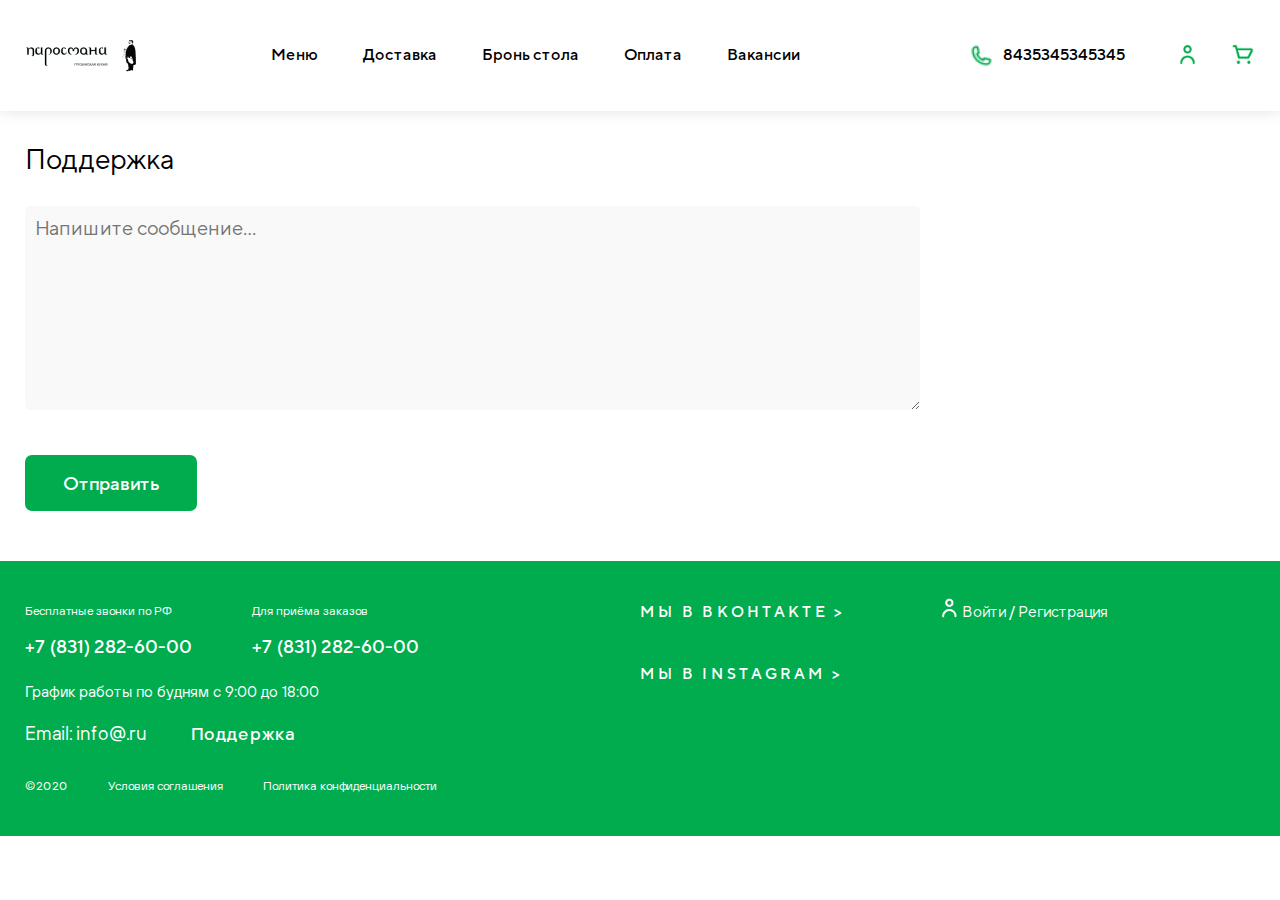
<file: support.html>
<!DOCTYPE html><html lang="ru"><head><meta charset="UTF-8"><meta name="viewport" content="width=device-width,initial-scale=1"><meta http-equiv="X-UA-Compatible" content="ie=edge"><meta name="theme-color" content="#111111"><title>Sushi</title><!-- <link rel="stylesheet" href="https://cdnjs.cloudflare.com/ajax/libs/font-awesome/4.7.0/css/font-awesome.min.css"> --><link rel="stylesheet" href="css/global.css"><link rel="stylesheet" href="css/vendor.css"><link rel="stylesheet" href="css/main.css"></head><body><div class="wrapper"><header class="header"><div class="container"><h1 class="visually-hidden">Интернет магазин Парастана</h1><div class="header__block"><div class="header__bl"><button class="burger"><span class="burger__line"></span></button><div class="header__logo"><a href="/online-store/" class="logo"><img src="./img/logo.png" alt="logo"></a></div></div><nav class="header__nav"><ul class="header__nav-block"><li class="nav__sm"><button class="nav__close close-menu"></button> <img src="./img/logo.png" alt="логотип"></li><li class="header__nav-item" aria-expanded="false"><button class="header__nav-menu">Меню</button><div class="header__nav-sub-menu" aria-hidden="true"><ul><li class="header__list-item"><a class="sub-menu-item" href="#"><i class="fa fa-heart"></i> Супы</a></li><li class="header__list-item"><a class="sub-menu-item" href="#">Хачапури</a></li><li class="header__list-item"><a class="sub-menu-item" href="#">Холодные закуски</a></li><li class="header__list-item"><a class="sub-menu-item" href="#">Хинкали</a></li><li class="header__list-item"><a class="sub-menu-item" href="#">Шашлык</a></li><li class="header__list-item"><a class="sub-menu-item" href="#">Соусы</a></li><li class="header__list-item"><a class="sub-menu-item" href="#">Салаты</a></li><li class="header__list-item"><a class="sub-menu-item" href="#">Горячие Блюда</a></li><li class="header__list-item"><a class="sub-menu-item" href="#">Гарнир</a></li><li class="header__list-item"><a class="sub-menu-item" href="#">Десерты</a></li><li class="header__list-item"><a class="sub-menu-item" href="#">Напитки</a></li></ul></div></li><li class="header__nav-item"><a class="header__nav-delivery" href="delivery.html">Доставка</a></li><li class="header__nav-item"><button class="reserve__t">Бронь стола</button></li><li class="header__nav-item"><a class="header__nav-payment" href="payment.html">Оплата</a></li><li class="header__nav-item"><a class="header__nav-vacancies" href="vacancies.html">Вакансии</a></li><li class="header__nav-item support"><a class="header__nav-support" href="support.html">Поддержка</a></li></ul></nav><div class="header__menu"><div><a class="header__number-block" href="tel:+8435345345345"><img class="header__number-img" src="./img/phone.png" alt="Позвонить"><span class="header__number">8435345345345</span></a></div><button class="header__menu-user popup-user"></button> <a href="basket.html" class="header__menu-purchases"></a></div><div class="background-site close-menu"></div></div></div></header></div><main><section class="support"><div class="container"><h1 class="support__title">Поддержка</h1><form action="#"><textarea class="support__area" name="support" id="sup" cols="70" rows="8" placeholder="Напишите сообщение..."></textarea> <button class="btn">Отправить</button></form></div></section></main><footer class="footer"><div class="container"><div class="footer__wrapper"><div class="footer__block"><div class="footer__number-block"><span>Бесплатные звонки по РФ</span> <a href="tel: +7831 282 60 00">+7 (831) 282-60-00</a></div><div class="footer__number-block"><span>Для приёма заказов</span> <a href="tel: +7831 282 60 00">+7 (831) 282-60-00</a></div><div class="footer__time-work">График работы по будням с 9:00 до 18:00</div><a class="footer__email" href="mailto:info@.ru?subject=Вопрос по HTML">Email: info@.ru</a> <a class="footer__help" href="support.html">Поддержка</a></div><div class="footer__block"><ul class="footer__sotial-list"><li class="footer__sotial-item"><a class="footer__sotial" href="#">Мы В Вконтакте ></a></li><li class="footer__sotial-item"><a class="footer__sotial" href="#">Мы В Instagram ></a></li></ul><div class="footer__per-ar"><button class="popup-user">Войти</button> / <button class="popup-reg">Регистрация</button></div></div></div><div class="footer__site"><div class="footer__site-item">©2020</div><a class="footer__site-item">Условия соглашения</a> <a class="footer__site-item">Политика конфиденциальности</a></div></div></footer><div class="popup-container"><div class="popup-overlay"></div><div class="popup-wrap"><div class="login-popup popup-box"><button class="popup-close"></button><div class="popup-content"><div class="modal__img"><img src="./img/popup-user.png" alt="модальная иконка"></div><h3 class="modal__title">Войти в личный кабинет</h3><form action="#"><input type="tel" name="phone" class="popup__phone input-popup" placeholder="Телефон" required> <input type="password" name="password" class="popup__password input-popup" placeholder="Пароль" required> <button class="popup-fp">Забыли пароль? <button class="popup-login btn" onclick='location.href="profile.html"'>Войти</button><div class="popup-end">Впервые у нас? <button type="button" class="popup-reg">Зарегистрироватся</button></div></button></form></div></div><div class="reg-popup popup-box"><button class="popup-close"></button><div class="popup-content"><div class="modal__img"><img src="./img/popup-user.png" alt="модальная иконка"></div><h3 class="modal__title">Регистрация</h3><form action="#"><input type="tel" id="tel-reg" name="phone" class="popup__phone input-popup" placeholder="Телефон" required> <input type="password" name="password" class="popup__password input-popup" placeholder="Пароль" required> <input type="password" name="againpassword" class="popup__password input-popup" placeholder="Подтвердите пароль" required><div class="popup-check"><input type="checkbox" name="secntence" id="popup-checkbox-1" class="popup-checkbox"> <label class="popup-radio" for="popup-checkbox-1"></label> <span>Хочу получать выгодные предложения от магазина</span></div><div class="popup-check"><input type="checkbox" name="user-agre" id="popup-checkbox-2" class="popup-checkbox"> <label class="popup-radio" for="popup-checkbox-2"></label> <span>Принимаю условия <a href="#">Пользовательского соглашения, Политики конфиденциальности</a></span></div><button class="popup-reg-btn btn">Зарегистрироваться</button></form></div></div><div class="popup-sub popup-box"><button class="popup-close"></button><div class="popup-content"><div class="modal__img"><img src="./img/popup-user.png" alt="модальная иконка"></div><h3 class="modal__title">Подпишитесь на нашу рассылку и получите промокод на 500 RUB!</h3><form action="#"><input type="email" name="email" class="input-popup" placeholder="Email" required> <button class="popup-btn btn">Отправить</button></form></div></div><div class="popup-reviews popup-box"><button class="popup-close"></button><div class="popup-content"><h3 class="modal__title">Добавить отзыв</h3><form action="#"><div class="popup-r-item popup-rating"><b>Ваша оценка</b><div class="card__item-rating popup-rating"><img src="./img/star.png" alt="Рейтинг блюда 4 из 5"> <img src="./img/star.png" alt=""> <img src="./img/star.png" alt=""> <img src="./img/star.png" alt=""> <img src="./img/star-gray.png" alt=""></div></div><div class="popup-r-item popup-r-name"><b>Ваше имя</b> <input type="text" name="required-name" class="input-popup" placeholder="Введите ваше имя" required></div><div class="popup-r-item"><b>Ваш отзыв</b> <textarea name="required-textarea" id="popup-textarea" cols="50" rows="10"></textarea></div><button class="popup-btn btn">Добавить отзыв</button></form></div></div><div class="reserv-popup popup-box"><button class="popup-close"></button><div class="popup-content"><h3 class="modal__title">Бронирование стола</h3><form action="#"><input type="text" name="popup-name" class="reserv-name input-popup" placeholder="Имя" required><div class="reserv-row"><div class="reserv-col"><input type="text" name="reserv-password" class="input-popup" placeholder="+380" required> <input type="time" name="reserv-time" class="input-popup" required></div><div class="reserv-col"><input type="text" name="reserv-people" class="input-popup" placeholder="Количество человек" required> <input type="date" name="reserv-date" class="input-popup" required></div></div><button class="popup-fp btn">Забронировать</button></form></div></div></div></div><div class="gotop__wrap"><div class="gotop"><span></span></div></div><script src="js/vendor.js"></script><script src="js/main.js"></script></body></html>
</file>
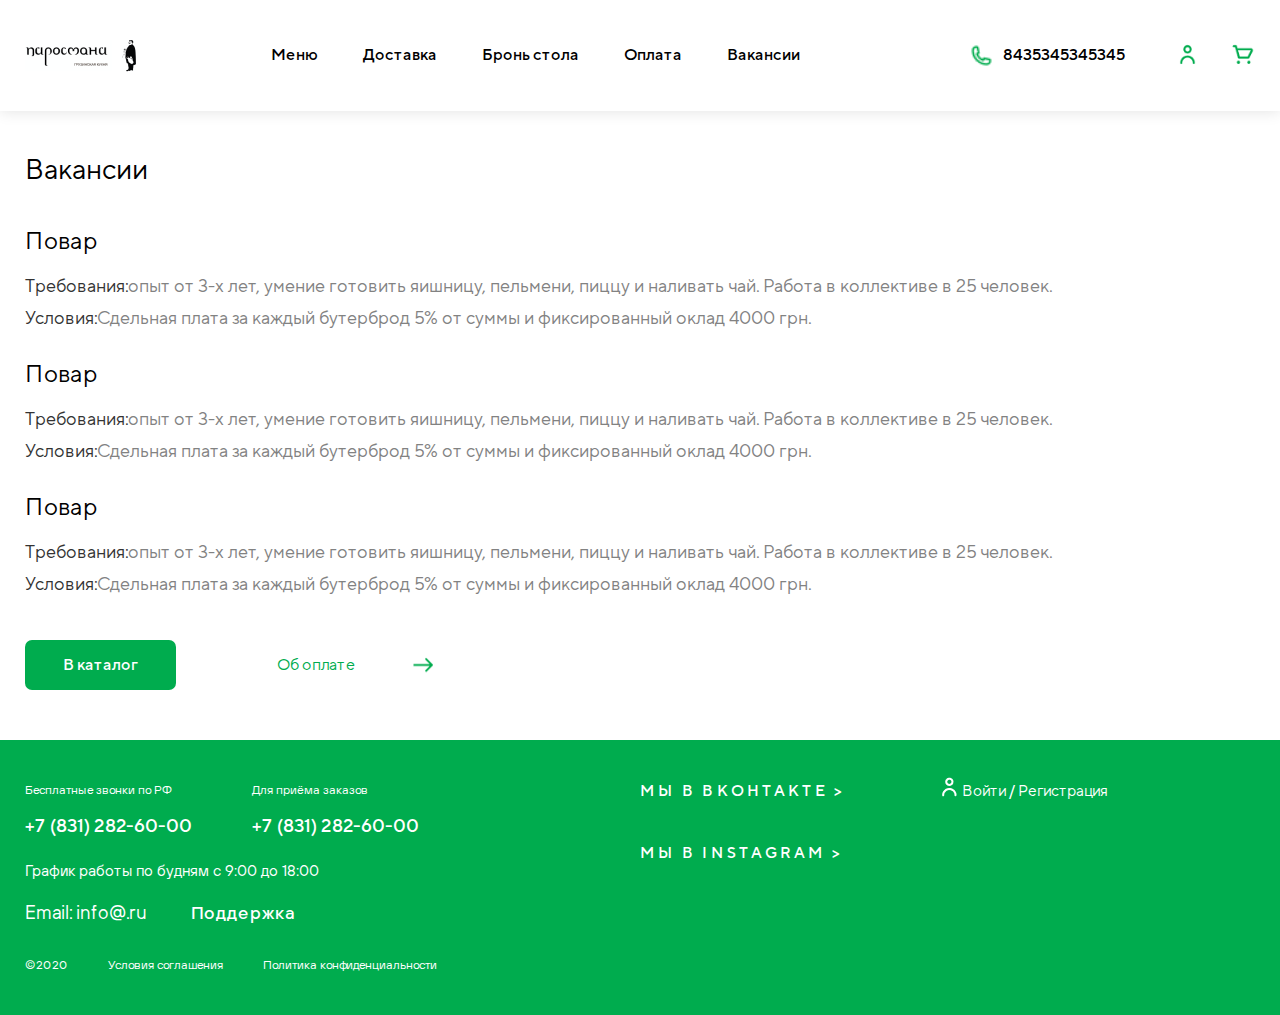
<file: vacancies.html>
<!DOCTYPE html><html lang="ru"><head><meta charset="UTF-8"><meta name="viewport" content="width=device-width,initial-scale=1"><meta http-equiv="X-UA-Compatible" content="ie=edge"><meta name="theme-color" content="#111111"><title>Sushi</title><link rel="stylesheet" href="css/global.css"><link rel="stylesheet" href="css/vendor.css"><link rel="stylesheet" href="css/main.css"></head><body><div class="wrapper"><header class="header"><div class="container"><h1 class="visually-hidden">Интернет магазин Парастана</h1><div class="header__block"><div class="header__bl"><button class="burger"><span class="burger__line"></span></button><div class="header__logo"><a href="/online-store/" class="logo"><img src="./img/logo.png" alt="logo"></a></div></div><nav class="header__nav"><ul class="header__nav-block"><li class="nav__sm"><button class="nav__close close-menu"></button> <img src="./img/logo.png" alt="логотип"></li><li class="header__nav-item" aria-expanded="false"><button class="header__nav-menu">Меню</button><div class="header__nav-sub-menu" aria-hidden="true"><ul><li class="header__list-item"><a class="sub-menu-item" href="#"><i class="fa fa-heart"></i> Супы</a></li><li class="header__list-item"><a class="sub-menu-item" href="#">Хачапури</a></li><li class="header__list-item"><a class="sub-menu-item" href="#">Холодные закуски</a></li><li class="header__list-item"><a class="sub-menu-item" href="#">Хинкали</a></li><li class="header__list-item"><a class="sub-menu-item" href="#">Шашлык</a></li><li class="header__list-item"><a class="sub-menu-item" href="#">Соусы</a></li><li class="header__list-item"><a class="sub-menu-item" href="#">Салаты</a></li><li class="header__list-item"><a class="sub-menu-item" href="#">Горячие Блюда</a></li><li class="header__list-item"><a class="sub-menu-item" href="#">Гарнир</a></li><li class="header__list-item"><a class="sub-menu-item" href="#">Десерты</a></li><li class="header__list-item"><a class="sub-menu-item" href="#">Напитки</a></li></ul></div></li><li class="header__nav-item"><a class="header__nav-delivery" href="delivery.html">Доставка</a></li><li class="header__nav-item"><button class="reserve__t">Бронь стола</button></li><li class="header__nav-item"><a class="header__nav-payment" href="payment.html">Оплата</a></li><li class="header__nav-item"><a class="header__nav-vacancies" href="vacancies.html">Вакансии</a></li><li class="header__nav-item support"><a class="header__nav-support" href="support.html">Поддержка</a></li></ul></nav><div class="header__menu"><div><a class="header__number-block" href="tel:+8435345345345"><img class="header__number-img" src="./img/phone.png" alt="Позвонить"><span class="header__number">8435345345345</span></a></div><button class="header__menu-user popup-user"></button> <a href="basket.html" class="header__menu-purchases"></a></div><div class="background-site close-menu"></div></div></div></header></div><main><section class="vacancies"><div class="container"><h1 class="vacancies__title">Вакансии</h1><div class="vacancies__block"><div class="vacancies__item"><h2 class="vacancies__name">Повар</h2><div class="vacancies__info"><span>Требования:</span><p class="vacancies__text">опыт от 3-х лет, умение готовить яишницу, пельмени, пиццу и наливать чай. Работа в коллективе в 25 человек.</p></div><div class="vacancies__info"><span>Условия:</span><p class="vacancies__text">Сдельная плата за каждый бутерброд 5% от суммы и фиксированный оклад 4000 грн.</p></div></div><div class="vacancies__item"><h2 class="vacancies__name">Повар</h2><div class="vacancies__info"><span>Требования:</span><p class="vacancies__text">опыт от 3-х лет, умение готовить яишницу, пельмени, пиццу и наливать чай. Работа в коллективе в 25 человек.</p></div><div class="vacancies__info"><span>Условия:</span><p class="vacancies__text">Сдельная плата за каждый бутерброд 5% от суммы и фиксированный оклад 4000 грн.</p></div></div><div class="vacancies__item"><h2 class="vacancies__name">Повар</h2><div class="vacancies__info"><span>Требования:</span><p class="vacancies__text">опыт от 3-х лет, умение готовить яишницу, пельмени, пиццу и наливать чай. Работа в коллективе в 25 человек.</p></div><div class="vacancies__info"><span>Условия:</span><p class="vacancies__text">Сдельная плата за каждый бутерброд 5% от суммы и фиксированный оклад 4000 грн.</p></div></div></div><div class="page__nav"><button class="page__btn">В каталог</button> <a class="page__payment" href="#">Об оплате</a></div></div></section></main><footer class="footer"><div class="container"><div class="footer__wrapper"><div class="footer__block"><div class="footer__number-block"><span>Бесплатные звонки по РФ</span> <a href="tel: +7831 282 60 00">+7 (831) 282-60-00</a></div><div class="footer__number-block"><span>Для приёма заказов</span> <a href="tel: +7831 282 60 00">+7 (831) 282-60-00</a></div><div class="footer__time-work">График работы по будням с 9:00 до 18:00</div><a class="footer__email" href="mailto:info@.ru?subject=Вопрос по HTML">Email: info@.ru</a> <a class="footer__help" href="support.html">Поддержка</a></div><div class="footer__block"><ul class="footer__sotial-list"><li class="footer__sotial-item"><a class="footer__sotial" href="#">Мы В Вконтакте ></a></li><li class="footer__sotial-item"><a class="footer__sotial" href="#">Мы В Instagram ></a></li></ul><div class="footer__per-ar"><button class="popup-user">Войти</button> / <button class="popup-reg">Регистрация</button></div></div></div><div class="footer__site"><div class="footer__site-item">©2020</div><a class="footer__site-item">Условия соглашения</a> <a class="footer__site-item">Политика конфиденциальности</a></div></div></footer><div class="popup-container"><div class="popup-overlay"></div><div class="popup-wrap"><div class="login-popup popup-box"><button class="popup-close"></button><div class="popup-content"><div class="modal__img"><img src="./img/popup-user.png" alt="модальная иконка"></div><h3 class="modal__title">Войти в личный кабинет</h3><form action="#"><input type="tel" name="phone" class="popup__phone input-popup" placeholder="Телефон" required> <input type="password" name="password" class="popup__password input-popup" placeholder="Пароль" required> <button class="popup-fp">Забыли пароль? <button class="popup-login btn" onclick='location.href="profile.html"'>Войти</button><div class="popup-end">Впервые у нас? <button type="button" class="popup-reg">Зарегистрироватся</button></div></button></form></div></div><div class="reg-popup popup-box"><button class="popup-close"></button><div class="popup-content"><div class="modal__img"><img src="./img/popup-user.png" alt="модальная иконка"></div><h3 class="modal__title">Регистрация</h3><form action="#"><input type="tel" id="tel-reg" name="phone" class="popup__phone input-popup" placeholder="Телефон" required> <input type="password" name="password" class="popup__password input-popup" placeholder="Пароль" required> <input type="password" name="againpassword" class="popup__password input-popup" placeholder="Подтвердите пароль" required><div class="popup-check"><input type="checkbox" name="secntence" id="popup-checkbox-1" class="popup-checkbox"> <label class="popup-radio" for="popup-checkbox-1"></label> <span>Хочу получать выгодные предложения от магазина</span></div><div class="popup-check"><input type="checkbox" name="user-agre" id="popup-checkbox-2" class="popup-checkbox"> <label class="popup-radio" for="popup-checkbox-2"></label> <span>Принимаю условия <a href="#">Пользовательского соглашения, Политики конфиденциальности</a></span></div><button class="popup-reg-btn btn">Зарегистрироваться</button></form></div></div><div class="popup-sub popup-box"><button class="popup-close"></button><div class="popup-content"><div class="modal__img"><img src="./img/popup-user.png" alt="модальная иконка"></div><h3 class="modal__title">Подпишитесь на нашу рассылку и получите промокод на 500 RUB!</h3><form action="#"><input type="email" name="email" class="input-popup" placeholder="Email" required> <button class="popup-btn btn">Отправить</button></form></div></div><div class="popup-reviews popup-box"><button class="popup-close"></button><div class="popup-content"><h3 class="modal__title">Добавить отзыв</h3><form action="#"><div class="popup-r-item popup-rating"><b>Ваша оценка</b><div class="card__item-rating popup-rating"><img src="./img/star.png" alt="Рейтинг блюда 4 из 5"> <img src="./img/star.png" alt=""> <img src="./img/star.png" alt=""> <img src="./img/star.png" alt=""> <img src="./img/star-gray.png" alt=""></div></div><div class="popup-r-item popup-r-name"><b>Ваше имя</b> <input type="text" name="required-name" class="input-popup" placeholder="Введите ваше имя" required></div><div class="popup-r-item"><b>Ваш отзыв</b> <textarea name="required-textarea" id="popup-textarea" cols="50" rows="10"></textarea></div><button class="popup-btn btn">Добавить отзыв</button></form></div></div><div class="reserv-popup popup-box"><button class="popup-close"></button><div class="popup-content"><h3 class="modal__title">Бронирование стола</h3><form action="#"><input type="text" name="popup-name" class="reserv-name input-popup" placeholder="Имя" required><div class="reserv-row"><div class="reserv-col"><input type="text" name="reserv-password" class="input-popup" placeholder="+380" required> <input type="time" name="reserv-time" class="input-popup" required></div><div class="reserv-col"><input type="text" name="reserv-people" class="input-popup" placeholder="Количество человек" required> <input type="date" name="reserv-date" class="input-popup" required></div></div><button class="popup-fp btn">Забронировать</button></form></div></div></div></div><div class="gotop__wrap"><div class="gotop"><span></span></div></div><script src="js/vendor.js"></script><script src="js/main.js"></script></body></html>
</file>
<file: css/global.css>
:root{--color-black:#000;--color-white:#fff;--color-green:#00AC4E}@font-face{font-family:TTNormsPro;src:url(../fonts/TTNormsPro-Regular.woff2) format("woff2");font-weight:400;font-display:swap;font-style:normal}@font-face{font-family:TTNormsPro;src:url(../fonts/TTNormsPro-Medium.woff2) format("woff2");font-weight:500;font-display:swap;font-style:medium}@font-face{font-family:TTNormsPro;src:url(../fonts/TTNormsPro-Thin.woff2) format("woff2");font-weight:100;font-display:swap;font-style:thin}@font-face{font-family:TTHoves;src:url(../fonts/TTHoves-Regular.woff2) format("woff2");font-weight:400;font-display:swap;font-style:normal}@font-face{font-family:TTHoves;src:url(../fonts/TTHoves-Medium.woff2) format("woff2");font-weight:500;font-display:swap;font-style:medium}*,::after,::before{box-sizing:border-box;-moz-box-sizing:border-box;-webkit-box-sizing:border-box;-o-box-sizing:border-box;-ms-box-sizing:border-box;margin:0;padding:0;border:0;list-style:none}body,html{box-sizing:border-box;-moz-box-sizing:border-box;-webkit-box-sizing:border-box;-o-box-sizing:border-box;-ms-box-sizing:border-box;margin:0 auto!important;max-width:1920px;font-size:16px;text-rendering:optimizeSpeed;color:var(--color-black);font-family:TTNormsPro,sans-serif;background-color:#fff}.y-hidden{overflow:hidden}input::-webkit-input-placeholder{color:#000}input::-moz-placeholder{color:#000}a,button,input,select,textarea{font-family:inherit;font-size:100%}button,select{text-transform:none}textarea{resize:none!important;overflow:auto}input::-ms-clear{display:none}button{cursor:pointer;background-color:transparent}button::-moz-focus-inner{padding:0;border:0}a,a:visited{text-decoration:none;cursor:pointer}a:hover{text-decoration:none}h1,h2,h3,h4,h5,h6{font-size:inherit;font-weight:inherit;margin:0}img{display:block;max-width:100%}iframe{border:0}.text-right{text-align:right}.text-center{text-align:center}.show{display:block!important}[hidden]{display:none!important}.show-flex{display:flex!important;justify-content:space-between}.slick-arrow{cursor:pointer}.strong{font-weight:700}.green{color:var(--color-green)}.visually-hidden{clip:rect(0 0 0 0);-webkit-clip-path:inset(50%);clip-path:inset(50%);height:1px;overflow:hidden;position:absolute;white-space:nowrap;width:1px}.for-mobile{display:none}@media (max-width:768px){.for-mobile{display:block}}.error{border:2px solid #ff4019!important}.btn-reset{border:none;background:0 0;cursor:pointer}.js-focus-visible :focus:not(.focus-visible){outline:0}
</file>
<file: css/main.css>
@charset "UTF-8";.burger{display:none;--burger-width:25px;--burger-height:15px;--burger-line-height:2px;color:#fff;margin-right:20px;width:var(--burger-width);height:var(--burger-height);position:relative;color:var(--burger-color)}.burger__line{position:absolute;left:0;top:50%;width:100%;transform:translateY(-50%);height:var(--burger-line-height);background-color:currentColor;transition:transform .3s ease-in-out}.burger::after,.burger::before{content:"";position:absolute;left:0;height:var(--burger-line-height);background-color:currentColor;transition:transform .3s ease-in-out,top .3s ease-in-out}.burger::before{width:80%;top:0}.burger::after{top:calc(100% - var(--burger-line-height));width:40%}.burger--active .burger__line{transform:scale(0);transition:transform .3s ease-in-out}.burger--active::before{transform:rotate(45deg);top:50%;width:100%;transition:transform .3s ease-in-out,top .3s ease-in-out}.burger--active::after{transform:rotate(-45deg);top:50%;width:100%;transition:transform .3s ease-in-out,top .3s ease-in-out}.container{max-width:1300px;width:100%;margin:0 auto;padding:0 25px}.background-site{display:none;background-color:rgba(0,0,0,.5);position:fixed;top:0;left:0;right:0;bottom:0;z-index:100}.background-site.active{display:block}input::-moz-placeholder{color:#c6c6c6}input::-webkit-input-placeholder{color:#c6c6c6}.btn{font-family:TTNormsPro;background-color:var(--color-green);color:var(--color-white);font-weight:500;font-size:18.7606px;line-height:24px;padding:16px 38px;border-radius:7px;transition:color .2s linear,background .2s linear}.btn:hover{background-color:#e5e5e5;color:var(--color-green);transition:color .2s linear,background .2s linear}::-webkit-scrollbar{width:10px}::-webkit-scrollbar-track{background:#000}::-webkit-scrollbar-thumb{background:#888}::-webkit-scrollbar-thumb:hover{background:#555}.header{padding:34px 0;background-color:#fff;box-shadow:0 0 15px rgba(0,0,0,.12)}.header a{color:#000!important}.header__nav.show .header__nav{opacity:1;visibility:visible}.header__block{display:flex;justify-content:space-between;align-items:center}.header__nav-block{display:flex;font-family:TTNormsPro;font-weight:500}.header__nav-item{position:relative;cursor:pointer;padding:10px;border-radius:10px;transition:background .2s linear}.header__nav-item a,.header__nav-item button{width:100%;text-align:left;display:block}.header__nav-item:hover:nth-child(2){z-index:1000}.header__nav-item:hover:nth-child(2) .header__nav-sub-menu{display:block}.header__nav-item:hover:not(:nth-child(2)){background-color:rgba(0,172,78,.3);transition:background .2s linear}.header__nav-item button{font-weight:500}.header__nav-item.support{display:none;margin-top:40px!important}.header__nav-menu{display:block;width:100%;text-align:left}.header__bl{display:flex;align-items:center}.header__list-item:nth-child(1){padding-left:25px;position:relative}.header__list-item:nth-child(1)::before{content:url(../img/1.png);width:20px;height:20px;position:absolute;top:50%;left:0;transform:translatey(-50%)}.header__list-item:nth-child(2){padding-left:25px;position:relative}.header__list-item:nth-child(2)::before{content:url(../img/2.png);width:20px;height:20px;position:absolute;top:50%;left:0;transform:translatey(-50%)}.header__list-item:nth-child(3){padding-left:25px;position:relative}.header__list-item:nth-child(3)::before{content:url(../img/3.png);width:20px;height:20px;position:absolute;top:50%;left:0;transform:translatey(-50%)}.header__list-item:nth-child(4){padding-left:25px;position:relative}.header__list-item:nth-child(4)::before{content:url(../img/4.png);width:20px;height:20px;position:absolute;top:50%;left:0;transform:translatey(-50%)}.header__list-item:nth-child(5){padding-left:25px;position:relative}.header__list-item:nth-child(5)::before{content:url(../img/5.png);width:20px;height:20px;position:absolute;top:50%;left:0;transform:translatey(-50%)}.header__list-item:nth-child(6){padding-left:25px;position:relative}.header__list-item:nth-child(6)::before{content:url(../img/6.png);width:20px;height:20px;position:absolute;top:50%;left:0;transform:translatey(-50%)}.header__list-item:nth-child(7){padding-left:25px;position:relative}.header__list-item:nth-child(7)::before{content:url(../img/7.png);width:20px;height:20px;position:absolute;top:50%;left:0;transform:translatey(-50%)}.header__list-item:nth-child(8){padding-left:25px;position:relative}.header__list-item:nth-child(8)::before{content:url(../img/8.png);width:20px;height:20px;position:absolute;top:50%;left:0;transform:translatey(-50%)}.header__list-item:nth-child(9){padding-left:25px;position:relative}.header__list-item:nth-child(9)::before{content:url(../img/9.png);width:20px;height:20px;position:absolute;top:50%;left:0;transform:translatey(-50%)}.header__list-item:nth-child(10){padding-left:25px;position:relative}.header__list-item:nth-child(10)::before{content:url(../img/10.png);width:20px;height:20px;position:absolute;top:50%;left:0;transform:translatey(-50%)}.header__list-item:nth-child(11){padding-left:25px;position:relative}.header__list-item:nth-child(11)::before{content:url(../img/11.png);width:20px;height:20px;position:absolute;top:50%;left:0;transform:translatey(-50%)}.sub-menu-item{font-family:TTHoves;font-size:14px;color:#333;padding-bottom:3px;display:block;position:relative}.sub-menu-item:hover{color:var(--color-green)!important;transition:color .1s linear}.sub-menu-item i{margin-right:3px}.header__nav-sub-menu{display:none;width:160px;box-shadow:.1px .1px 2px #999;border-radius:20px;position:absolute;padding:40px 10px 10px;top:0;left:-20px;background-color:#fff;z-index:-1}.header__nav-sub-menu li{padding:5px}.header__nav-item:not(:last-child){margin-right:25px}.header__number{margin:auto 10px}.header__number-img{width:23px}.header__number-block{font-weight:500;font-family:TTNormsPro;color:#000;display:flex;margin-right:30px;padding:10px;border-radius:10px;transition:background .1s linear}.header__number-block:hover{background-color:rgba(0,172,78,.3);transition:background .1s linear}.header__menu{display:flex;align-items:baseline}.header__menu-user{background-image:url(../img/user.png);background-size:cover;background-repeat:no-repeat;width:25px;height:25px;transition:background .2s linear;margin-right:30px;border-radius:10px}.header__menu-user:hover{background-color:rgba(0,172,78,.3);transition:background .2s linear}.header__menu-purchases{background-image:url(../img/purchases.png);background-size:cover;background-repeat:no-repeat;width:25px;height:25px;border-radius:10px}.header__menu-purchases:hover{background-color:rgba(0,172,78,.3);transition:background .2s linear}.nav__sm{display:none;background-color:#fff;justify-content:space-between;position:absolute;top:0;left:0;width:100%;padding:15px 73px 15px 30px;border-radius:0 10px 10px}.nav__sm img{width:60%}.nav__close{width:20px;height:20px;background-image:url(../img/nav-close.png);background-size:contain}.gotop__wrap{position:fixed;right:20px;bottom:20px;transform:scale(0);transition:.3s;opacity:0;z-index:999}.gotop_toggle{transform:scale(1)!important;opacity:1!important}.gotop{width:calc(45 * 1px + (60 - 45) * ((100vw - 360px)/ 1320));height:calc(45 * 1px + (60 - 45) * ((100vw - 360px)/ 1320));border-radius:50%;background-color:#fff;box-shadow:0 0 10px 0 rgba(0,0,0,.15);display:flex;flex-direction:column;align-items:center;justify-content:center;color:#000;transition:.3s;cursor:pointer}.gotop span{margin-bottom:-7px;width:15px;height:15px;border-top:2px solid silver;border-left:2px solid silver;transform:rotate(45deg);transition:.3s}.gotop:hover{box-shadow:0 0 30px 0 rgba(0,0,0,.2)}.gotop:hover span{border-top:2px solid red;border-left:2px solid red}.header__scroll{box-shadow:0 4px 30px 0 rgba(0,0,0,.14),0 7px 15px -5px rgba(0,0,0,.2);min-height:60px}.header__scroll .menu__drop ul{background-color:#01082b}.banner{font-family:TTNormsPro}.banner__swiper-item{margin:40px 0 20px;background-color:#ebebf5;padding:60px 0 60px 44px;background-image:url(../img/banner-img-1.png);background-repeat:no-repeat;background-position:right;box-shadow:0 0 18.0727px rgba(0,0,0,.1);border-radius:18.0727px}.banner__title{font-size:31.6273px;line-height:37px;font-weight:500;color:#333}.banner__text{font-size:19.88px;line-height:24px;font-weight:400;color:#828282;margin:0 0 50px}.banner__btn{background-color:var(--color-green);color:#fff;padding:10px 30px;font-weight:500;font-size:25.3018px;line-height:30px;border-radius:5px}.menu{margin-bottom:20px;margin-top:10px}.menu .container{position:relative}.menu .swiper-slide{text-align:center}.menu .swiper-button-next{width:15px;height:25px;background-image:url(../img/arrow.png);background-repeat:no-repeat;background-size:cover;transform:translate(0,-50%);top:50%;right:30px}.menu .swiper-button-prev{width:15px;height:25px;background-image:url(../img/arrow.png);background-repeat:no-repeat;background-size:cover;transform:translate(0,-50%) rotate(180deg);top:50%;left:30px}.menu__swiper{overflow:hidden;margin:0 40px}.menu__btn{font-family:TTHoves;font-weight:400;font-size:23.3333px;color:#4f4f4f;padding:8px 16px;border-radius:10px}.menu__btn:hover{color:var(--color-green);transition:color .1s linear}.menu__btn.active{background-color:var(--color-green);color:#fff}.goods{font-family:TTNormsPro}.goods a{color:#000!important}.goods__block{display:grid;grid-template-columns:repeat(5,1fr);gap:10px}.goods__item{padding:10px;border-radius:10px;margin:0 0 40px;transition:transform .1s linear}.goods__item:hover{box-shadow:0 0 18.0727px rgba(0,0,0,.1);transform:scale(1.05);transition:transform .1s linear}.goods__title{font-weight:500;font-size:27.1585px;line-height:19px;margin-bottom:40px}.goods__img{width:100%;background-color:#cfc9c9;border-radius:5px;max-height:125px;color:#fff}.goods__name{font-weight:500;font-size:16.4845px;line-height:22px;margin:5px 0}.goods__desc{font-size:12.674px;line-height:19px;margin-bottom:15px}.goods__star{display:flex;margin-bottom:10px}.goods__star img:not(:last-child){margin-right:3px}.goods__info{display:flex;margin-bottom:13px}.goods__info-price{margin-right:30px;font-weight:500;font-size:19.1056px;line-height:23px}.goods__info-weight{font-size:13.674px;line-height:23px;color:#828282}.goods__btn{padding:10px 30px;background-color:var(--color-green);font-weight:500;font-size:18.1056px;line-height:14px;color:#fff;border-radius:5px;transition:color .2s linear,background .2s linear}.goods__btn:hover{background-color:#e6e6e6;color:var(--color-green);transition:color .2s linear,background .2s linear}.goods__navigation{width:100%;margin:10px 0 60px}.goods__navigation-block{text-align:center;display:flex;justify-content:center;margin:0 auto}.navigation__btn{margin:0 2px;padding:8px 16px;border-radius:5px;font-family:TTNormsPro;font-weight:500;font-size:20px;line-height:25px}.navigation__btn:hover{color:var(--color-green);transition:color .2s linear}.navigation__btn.active{color:#fff;background-color:var(--color-green)}.navigation__prev{background-image:url(../img/nav-arrow.png);background-repeat:no-repeat;transform:rotate(180deg);background-position:center;padding:10px;margin-right:5px}.navigation__next{background-image:url(../img/nav-arrow.png);background-repeat:no-repeat;background-position:center;padding:10px;margin-left:5px}.navigation__dots{margin:0 2px;padding:8px 16px;border-radius:5px;font-family:TTNormsPro;font-weight:500;font-size:20px;line-height:25px}.video{max-width:1400px;margin:0 auto}.video__block{position:relative;padding-bottom:56.25%;height:0;overflow:hidden;background-image:url(../img/video-bg.jpg);background-size:cover}.video__block iframe,embed,object{position:absolute;top:0;left:0;width:100%;height:100%}.video-play{z-index:10;position:absolute;top:50%;left:50%;transform:translate(-50%,-50%);opacity:1}.video-play img{width:100%}.video-play.hide{opacity:0;transition:opacity .3s linear}.footer{font-family:TTHoves;padding:34px 0;color:#fff;background-color:var(--color-green);font-weight:400;margin-top:50px;position:relative;bottom:0;left:0;right:0}.footer__wrapper{display:flex}.footer__block{width:50%}.footer__block:first-child{padding-right:5rem}.footer__block:last-child{display:flex}.footer__number-block{display:inline-block;margin-bottom:10px}.footer__number-block:not(:last-child){margin-right:60px}.footer__number-block span{font-size:12.3407px;line-height:32px;display:block}.footer__number-block a{font-family:TTNormsPro;font-weight:500;font-size:18.511px;line-height:39px;margin:15px 0;color:#fff;transition:color .2s linear}.footer__number-block a:hover{color:#000;transition:color .2s linear}.footer__time-work{font-size:15.4259px;line-height:32px;margin-bottom:10px}.footer__email{font-size:18.511px;line-height:32px;display:inline;color:#fff;margin-right:40px;margin-bottom:10px;transition:color .2s linear}.footer__email:hover{color:#000;transition:color .2s linear}.footer__help{font-weight:500;font-size:18px;line-height:22px;color:#fff;letter-spacing:1px;transition:color .2s linear}.footer__help:hover{color:#000;transition:color .2s linear;border-bottom:1px solid #000}.footer__site{display:flex;margin-top:20px}.footer__site-item{font-size:12.3407px;line-height:32px;transition:color .2s linear}.footer__site-item:hover:not(:first-child){color:#000;transition:color .2s linear}.footer__site-item:not(:last-child){margin-right:40px}.footer__sotial{font-family:TTNormsPro;font-weight:500;font-size:15.4259px;line-height:32px;letter-spacing:3.08517px;color:#fff;text-transform:uppercase;transition:color .2s linear}.footer__sotial:hover{color:#000;transition:color .2s linear}.footer__sotial-item{margin-bottom:30px}.footer__per-ar{background-image:url(../img/person-footer.png);background-repeat:no-repeat;margin-left:92px;font-family:TTNormsPro;font-style:normal;padding-left:25px;font-weight:500;font-size:15.4259px;line-height:32px}.footer__per-ar button{color:#fff;transition:color .2s linear}.footer__per-ar button:hover{color:#000;transition:color .2s linear}.page{margin-bottom:40px}.page__title{font-size:28px;line-height:35px;margin:45px 0 20px}.page__text{font-size:22px;line-height:26px;color:#828282}.page__text p{margin-bottom:20px}.page__nav{margin-top:45px}.page__btn{background-color:var(--color-green);padding:16px 38px;color:#fff;border-radius:7px;margin-right:60px;font-weight:500;transition:color .2s linear,background .2s linear}.page__btn:hover{background-color:#d8d7d7;color:var(--color-green);transition:color .2s linear,background .2s linear}.page__payment{position:relative;padding:16px 48px 16px 38px;border-radius:7px;color:var(--color-green);transition:color .2s linear,background .2s linear}.page__payment::after{content:url(../img/delivery-arrow.png);position:absolute;top:55%;right:-30px;transform:translate(0,-50%)}.page__payment:hover{background-color:#d8d7d7;color:var(--color-green);transition:color .2s linear,background .2s linear}.support__title{font-size:28px;line-height:35px;margin:30px 0}.support__area{display:block;padding:10px;margin-bottom:45px;max-width:1000px;max-height:500px;min-width:250px;min-height:100px;border-radius:5px;font-size:20px;resize:both!important;background-color:#f9f9f9}.card__block{margin-top:60px}.card__block .tab{display:flex;justify-content:space-between;margin:0 0 40px}.card__block .tab button{transition:color .2s linear;font-size:28.8639px;line-height:19px;color:#828282}.card__block .tab button:hover{color:var(--color-green);transition:color .2s linear}.card__block .tab button.active{font-weight:500;color:var(--color-green)}.tabcontent{display:none;-webkit-animation:1s fadeEffect;animation:1s fadeEffect}@-webkit-keyframes fadeEffect{from{opacity:0}to{opacity:1}}@keyframes fadeEffect{from{opacity:0}to{opacity:1}}.card__item-info{display:flex;justify-content:space-between}.card__img{width:65%;border-radius:15px;max-height:430px;margin:auto}.card__img img{max-width:90%;width:100%;max-height:430px;margin:0 auto}.card__item-block{display:flex;justify-content:space-between}.card__item{width:25%;padding:30px;background-color:#fff;box-shadow:0 0 27.1091px rgba(0,0,0,.06);border-radius:15px;margin-bottom:55px}.card__title{font-weight:500;font-size:18.0727px;line-height:23px;margin-bottom:10px}.card__item-rating{display:flex;margin-bottom:13px}.card__item-rating img{width:15px;margin-right:3px}.card__reviews{font-size:12.6509px;line-height:19px;color:#c6c6c6;margin-bottom:28px}.card__price{display:flex;justify-content:space-between;margin-bottom:15px;font-weight:500;font-size:14.4582px;line-height:22px;color:#c6c6c6}.card__price span{font-weight:500;font-size:18.0727px;line-height:23px;color:#000}.card__quantity,.card__quantity-pm{display:flex;justify-content:space-between;align-items:center;margin-bottom:25px;font-weight:500;font-size:14.4582px;line-height:22px;color:#c6c6c6}.card__quantity span,.card__quantity-pm span{font-weight:500;font-size:18.0727px;line-height:23px;color:#000}.card__quantity input[type=text],.card__quantity-pm input[type=text]{background:#fff!important;text-align:center;max-width:23px;color:#000;font-weight:500;font-size:18.0727px;line-height:23px}.card__quantity-pm{margin-bottom:45px}.card__plus-minus{background:#fcfcfc;border:1px solid #ebebeb;box-sizing:border-box;border-radius:10px;color:#000}.card__plus-minus input[type=text]{margin:10px 15px}.card__minus,.card__plus{padding:10px;cursor:pointer;font-size:17px;color:#000}.card__totalpay{display:flex;justify-content:space-between;font-weight:500;font-size:14.4582px;line-height:22px;color:#000}.card__totalpay span{font-weight:500;font-size:18.0727px;line-height:23px;color:var(--color-green)}.card__block-btn{margin-top:20px;display:flex;justify-content:space-between}.card__buy{padding:8px 0;background-color:var(--color-green);border-radius:5px;width:75%;font-weight:500;font-size:18.0727px;line-height:23px;color:#fff;transition:color .2s linear,background .2s linear}.card__buy:hover{color:#000;background-color:#eee;transition:color .2s linear,background .2s linear}.card__basket{width:20%;background-color:var(--color-green);border-radius:5px;display:flex;justify-content:center;align-items:center;background-repeat:no-repeat;background-position:center;transition:color .2s linear,background .2s linear}.card__basket:hover{background-color:#eee;transition:color .2s linear,background .2s linear}.card__item-title{font-size:15px;line-height:17px}.card__item-list{font-size:15px;line-height:17px;padding:13px 0 13px 61px;margin:18px 0 10px}.card__item-list:nth-child(1){background-image:url(../img/card-img-1.png);background-repeat:no-repeat}.card__item-list:nth-child(2){background-image:url(../img/card-img-2.png);background-repeat:no-repeat}.card__min-order{font-weight:500;font-size:11px;line-height:13px;margin-left:17%}.card__range-slider{display:flex;align-items:center;justify-content:space-between}.card__range-slider span{font-weight:500;font-size:10.8817px;line-height:13px;padding:3px;margin:0 10px}.card__range-line{background-color:#f4f4f4;width:100%;height:3px;border-radius:3px;position:relative;display:inline}.card__round{width:11px;height:11px;position:absolute;top:50%;background-color:var(--color-green);border-radius:50%;border:1px solid #e5e5e5;transform:translate(-50%,-50%)}.card__line-green{position:absolute;background-color:var(--color-green);height:100%}.card__range-text{font-size:9px;line-height:10px;margin-left:10%;margin-top:3px}.card__item-tab{width:65%;margin-right:75px}.card__tab-title{font-weight:500;font-size:21.6479px;line-height:19px;margin-bottom:22px}.card__tab-text{line-height:19px;font-size:18.0399px;color:#828282;margin-bottom:15px}.card__tab-list{font-weight:500;font-size:18px;line-height:22px;color:#828282;margin-bottom:25px}.card__tab-list span{font-weight:400}.card__reviews-swiper{overflow:hidden}.card__reviews-swiper .swiper-slide{background-color:#fff;border-radius:12px;padding:15px}.card__reviews-swiper .swiper-button-next{position:absolute;top:35%;right:0;background-image:url(../img/arrow.png);background-repeat:no-repeat;background-position:center}.card__reviews-block{position:relative;padding-right:60px}.card__people-img{border-radius:50%;width:50px;height:50px;margin-right:15px}.card__people-top{display:flex;margin-bottom:20px}.card__people-name{font-weight:500;font-size:13px;line-height:13px;margin-bottom:5px;color:#000}.card__people-rating{display:flex}.card__people-rating span{width:13px;height:13px;margin-right:3px;background-image:url(../img/star-gray.png);background-repeat:no-repeat;background-size:contain}.card__people-rating span.active{background-image:url(../img/star.png)}.card__people-soc-nav{text-decoration:underline;font-size:12px;line-height:11px}.card__reviews-text{font-weight:400;font-size:12px;line-height:11px;color:#000}.card__reviews-all{color:var(--color-green);font-weight:500;font-size:10px;line-height:9px;text-decoration:underline}.card__add-reviews{margin-top:10px;transition:color .2s linear,background .2s linear}.card__add-reviews:hover{color:#000;background-color:#e5e5e5;transition:color .2s linear,background .2s linear}.profile .tab{display:flex;justify-content:flex-start;margin:60px 0 40px}.tab-btn{transition:color .2s linear;font-weight:500;font-size:15px;line-height:21px;padding:70px 13px 13px;margin-right:30px;border-radius:20px;position:relative;color:var(--color-green)}.tab-btn.active{font-weight:500;color:var(--color-white);background-color:var(--color-green)!important}.tab-btn.active svg path{fill:#fff}.tab-btn svg{position:absolute;top:20%;left:50%;transform:translate(-50%)}.tab-btn svg path{fill:#00ac4e}.profile__block{display:flex}.profile__title{font-weight:500;font-size:28px;line-height:25px;margin:20px 0}.profile__title span{font-weight:500;font-size:20px;line-height:24px}.profile__info{max-width:450px;width:100%;margin-right:30px}.profile__label{font-size:19.3529px;line-height:34px;margin:15px 0 5px}.profile__img{width:80px;height:80px;border-radius:20px;display:inline-block;background-color:var(--color-green);margin:10px 10px 20px 0}.profile__img img{width:100%;height:100%}.profile__add-img{color:var(--color-green);text-decoration:underline;max-width:100px;display:inline;position:relative;top:30px}.profile__line-item{margin-right:10px}.profile__line input[type=tel],.profile__line input[type=text]{border:1px solid #ccc;border-radius:8px;-webkit-border-radius:8px;-moz-border-radius:8px;-khtml-border-radius:8px;background:#fcfcfc!important;max-width:250px;width:100%;color:#000;font-size:16px;padding:9px 24px}.profile__line input[type=email],.profile__line input[type=password]{border:1px solid #ccc;border-radius:8px;-webkit-border-radius:8px;-moz-border-radius:8px;-khtml-border-radius:8px;background:#fcfcfc!important;max-width:250px;width:100%;color:#000;font-size:16px;padding:9px 24px;max-width:inherit}.profile__line input[type=email]::-webkit-input-placeholder,.profile__line input[type=password]::-webkit-input-placeholder,.profile__line input[type=tel]::-webkit-input-placeholder,.profile__line input[type=text]::-webkit-input-placeholder{color:#ccc}.profile__line input[type=email]::-moz-placeholder,.profile__line input[type=password]::-moz-placeholder,.profile__line input[type=tel]::-moz-placeholder,.profile__line input[type=text]::-moz-placeholder{color:#ccc}.profile__btn{margin-top:20px;font-weight:500;font-size:11.7156px;line-height:18px;color:#fff;background-color:var(--color-green);border-radius:9px;padding:13px 30px;transition:color .2s linear,background .2s linear}.profile__btn:hover{color:#000;background-color:#e5e5e5;transition:color .2s linear,background .2s linear}.order__block{box-shadow:0 0 16.2899px rgba(0,0,0,.07);border-radius:14px;padding:25px;margin-bottom:40px;position:relative}.order__block.successfully .order__btn{display:block}.order__btn{display:none;margin:20px 0 0 auto;color:var(--color-green);font-weight:500;font-size:16.2899px;line-height:29px;position:absolute;bottom:15px;right:30px;padding-right:25px;transition:transform .2s linear}.order__btn::after{content:url(../img/order-repeat.png);position:absolute;top:50%;right:0;transform:translate(0,-40%)}.order__btn:hover{transform:scale(1.1);transition:transform .2s linear}.order__item{text-align:right}.order__list-food{margin-bottom:30px}.order__item .order-info{display:none;font-size:20px;line-height:29px;font-weight:500;color:var(--color-green)}.order__list-item{font-weight:500;font-size:20px;line-height:29px;margin-bottom:8px}.order__list-item span{font-size:20px;line-height:29px}.order__list-item span.successfully{color:var(--color-green)}.order__list-item span.canseled{color:#eb5757}.order__position{display:flex;align-items:center;padding:15px;border-top:.7px solid #ebebeb}.order__position:last-child{border-bottom:.7px solid #ebebeb}.order__position-img{width:80px;height:60px;background-color:var(--color-green);margin:0 20px;border-radius:10px}.order__position-name{font-weight:500;font-size:17px;line-height:15px}.order__position-val{background-color:#fcfcfc;border:1px solid #ebebeb;border-radius:9px;padding:10px 45px;margin:0 45px 0 65px}.order__position-price{font-weight:500;font-size:21px;line-height:17px}.vacancies__title{font-size:28px;line-height:35px;margin:40px 0}.vacancies__item{margin-bottom:30px}.vacancies__name{font-size:24px;line-height:29px;margin:20px 0}.vacancies__info{margin-bottom:10px}.vacancies__info span{font-size:18px;line-height:22px;color:#333}.vacancies__text{font-size:18px;line-height:22px;color:#828282;display:inline}.popup-container{position:fixed;z-index:1000;width:100%;height:1005px;top:0;left:0;opacity:0;visibility:hidden;transition:opacity .4s linear,visibility .4s linear}.popup-container.active{opacity:1;visibility:visible;transition:opacity .4s linear,visibility .4s linear}.popup-overlay{background-color:rgba(0,0,0,.45);position:fixed;top:0;left:0;width:100%;height:100%}.popup-wrap{position:fixed;top:0;left:0;display:flex;justify-content:center;align-items:center;width:100%;height:100%}.popup-box{background-color:#fff;box-shadow:0 0 35.493px rgba(0,0,0,.15);padding:40px;position:relative;text-align:center;max-width:360px;width:100%;border-radius:18px}.popup-close{position:absolute;top:10px;right:10px;width:35px;height:35px;background-image:url(../img/popup-close.png);background-repeat:no-repeat;background-size:contain;transition:transform .2s linear}.popup-close:hover{transform:scale(1.2);transition:transform .2s linear}.modal__img{width:30px;height:30px;margin:0 auto 20px}.modal__img img{width:100%;height:100%}.modal__title{font-weight:500;font-size:17.4636px;line-height:22px;margin-bottom:25px}.input-popup{display:block;background:left 5% center no-repeat #fcfcfc;border:.9px solid #ebebeb;border-radius:6px;padding:15px 0 15px 40px;width:100%;margin-bottom:15px}.popup__phone{background-image:url(../img/popup-phone.png)}.popup__password{background-image:url(../img/popup-key.png)}.popup-fp{margin:10px auto;font-size:14.1972px;line-height:17px;color:#fff;display:block;text-decoration:underline}.popup-btn{font-weight:500;font-size:14.1972px;line-height:18px;display:block;margin:0 auto 20px;color:#fff;transition:background .2s linear,color .2s linear}.popup-btn:hover{background-color:#e5e5e5;color:var(--color-green);transition:background .2s linear,color .2s linear}.popup-end{font-size:12px;line-height:18px;margin-top:10px}.popup-reg{color:var(--color-green)}.popup-check{position:relative;text-align:left;padding-left:30px;margin-bottom:15px;font-size:11.3569px;line-height:14px;color:#c6c6c6}.popup-check span a{color:var(--color-green)}.popup-check input[type=checkbox]{display:none}.popup-radio{cursor:pointer;-webkit-user-select:none;-moz-user-select:none;-ms-user-select:none;user-select:none;margin-right:15px;border:1px solid #ebebeb;width:15px;height:15px;border-radius:50%;background-color:#fff;display:block;position:absolute;top:2px;left:0;padding:5px}.popup-check input[type=checkbox]:checked+label{background:var(--color-green);width:10px;height:10px}.popup-reviews{text-align:left;max-width:420px}.popup-reviews .popup-title{font-size:20px;line-height:29px}.popup-r-name{align-items:center}.popup-r-item{font-size:11px;line-height:12px;display:flex;margin-bottom:20px}.popup-r-item .card__item-tetin{margin-bottom:0}.popup-r-item b{max-width:70px;width:100%;margin-right:10px}.popup-r-item textarea{border:1px solid #ebebeb;padding:10px}.login-popup,.popup-reviews,.popup-sub,.reg-popup,.reserv-popup{display:none}.login-popup.active,.popup-reviews.active,.popup-sub.active,.reg-popup.active,.reserv-popup.active{display:block}.reserv-popup{max-width:650px}.reserv-row{display:flex;justify-content:space-between}.reserv-col{max-width:260px;width:100%}.reserv-col .input-popup{padding:10px}.reserv-name{text-align:center;padding-right:40px}.basket{padding-top:40px}.basket .card__item{max-width:610px;width:100%}.basket__block{display:flex;justify-content:space-between}.basket__main{width:70%;margin-right:40px}.basket__title{font-weight:500;font-size:28px;line-height:50px;color:#333;margin:0 0 20px}.basket__position{display:flex;justify-content:space-between;align-items:center;padding:22px 5px;max-width:610px;width:100%;border-bottom:1px solid #e5e5e5}.basket__position:first-child{border-top:1px solid #e5e5e5}.basket__position .card__quantity-pm{margin:0}.basket__list{margin-bottom:45px;height:inherit;transition:height .2s linear}.basket__order-del{width:30px;height:30px;background-repeat:no-repeat;background-image:url(../img/delete.png);background-size:contain}.basket__position-img{width:110px;height:82px;background-color:var(--color-green);border-radius:5px}.basket__position-img img{width:100%;height:100%}.basket__position-name{font-size:18px;line-height:21px}.basket__position-price{font-weight:500;font-size:20px;line-height:24px}.basket__right{max-width:345px;width:100%}.basket__order-info{width:100%;padding:33px;background:#fff;box-shadow:0 0 30px rgba(0,0,0,.06);border-radius:20px;margin-bottom:30px}.basket__right-title{font-weight:500;font-size:20px;line-height:25px;margin:20px 0 40px}.basket__price,.basket__promo{display:flex;justify-content:space-between;font-weight:500;font-size:16px;line-height:24px;margin-bottom:40px}.basket__promo span{color:var(--color-green)}.basket__total{font-weight:500;font-size:16px;line-height:24px;margin-bottom:40px}.basket__total span{display:block;font-weight:500;font-size:20px;line-height:25px}.input-basket{background:#fcfcfc;border:1px solid #ebebeb;box-sizing:border-box;border-radius:5px;padding:15px;margin-bottom:20px}.registration__block{display:flex}.registration__left{width:55%;padding-right:5%}.registration__right{width:45%}.registration__title{font-weight:500;font-size:28px;line-height:50px;color:#333;margin:40px 0 25px}.registration__left-title{font-weight:500;font-size:26px;line-height:20px;margin-bottom:20px}.registration__position{margin-bottom:100px}.registration__tablink{font-weight:500;font-size:14.7003px;line-height:11px;color:#828282;padding:10px;border-radius:5px}.registration__tablink.active{background-color:var(--color-green);color:#fff}.registration__tab{margin-bottom:20px}.registration__tabcontent{background:#fff;box-shadow:0 0 28.7827px rgba(0,0,0,.06);border-radius:9.59423px;padding:30px}.registration__delivery-left{width:50%}.registration__delivery-block{display:flex;justify-content:space-between}.registration__delivery-item{display:flex;justify-content:space-between;font-weight:500;font-size:16px;line-height:20px}.registration__delivery-item:first-child{margin-bottom:20px}.registration__form-item-name{font-size:16px;line-height:24px;margin-bottom:10px}.registration__form-input{background:#fcfcfc;width:100%;border:1px solid #ebebeb;border-radius:7px;padding:20px}.registration__drop{position:relative;display:flex;background:#fcfcfc;width:100%;border:1px solid #ebebeb;border-radius:7px}.registration__form-item{margin-bottom:16px}.drop-button{position:relative;width:100%;padding:20px;text-align:left}.drop-button::after{content:'';position:absolute;top:50%;right:30px;transform:translate(0,-50%) rotate(135deg);width:15px;height:15px;border-left:3px solid var(--color-green);border-bottom:3px solid var(--color-green);transition:transform .2s linear}.drop-button.active::after{transform:translate(0,-50%) rotate(-45deg)}.drop-value{position:absolute;top:100%;margin-top:10px;background-color:#fff;box-shadow:0 0 28.7827px rgba(0,0,0,.06);border:1px solid rgba(0,0,0,.3);width:100%;border-radius:10px;font-weight:500;display:none}.drop-value .show{display:block}.drop-value-item{padding:20px}.drop-value-item:hover{cursor:pointer;background-color:#e5e5e5}.registration__btn{margin-top:3rem}.pickup.active .pickup-none{display:none}@media (max-width:1200px){.goods__block{grid-template-columns:repeat(4,1fr)}.card__item{width:30%}}@media (max-width:1060px){.header__nav-item{margin-right:0!important}.banner__title{font-size:25px}.banner__text{font-size:17px}.banner__btn{padding:8px 20px;font-size:22px}.banner__swiper-item{padding:40px 0 40px 44px;background-size:contain}.swiper-wrapper{align-items:center}.footer__per-ar{margin-left:25px}.page__text{font-size:19px}.basket__price,.basket__promo,.basket__right{margin-bottom:15px}.basket__total{display:flex;justify-content:space-between}.card__item{width:37%}.card__item-tab{width:55%}.card__reviews-block{padding:0}.card__reviews-swiper .swiper-button-next{margin-right:-44px}.card__tab-list{margin-bottom:15px}.order__position-val{margin:0 20px}.registration__left{padding-right:2%}}@media (max-width:880px){.burger{display:block}.header{padding:20px 0}.header a{color:#fff!important}.header__nav{width:240px;opacity:0;visibility:hidden;position:absolute;top:0;left:-240px;background-color:#343e48;z-index:101;height:120%;transition:.5s;border-radius:0 12px 0 0;overflow:scroll}.header__nav.show{opacity:1;visibility:visible;left:0;transition:.5s}.header__nav::-webkit-scrollbar{width:0;height:0;background-color:transparent}.nav__sm{display:flex}.header__nav-block{display:block;padding:80px 25px 25px}.header__nav-sub-menu{max-height:0;box-shadow:inherit;border-radius:0;background-color:#343e48;z-index:1;padding:0;will-change:max-height;transition:.2s ease-out;position:inherit;opacity:0;box-sizing:content-box}.header__nav-sub-menu.active{opacity:1;padding:10px 0 0 20px;transition:.2s linear}.header__nav-item{position:relative;margin:0!important;overflow:hidden}.header__nav-item a,.header__nav-item button,.header__nav-item span{color:#fff;font-family:TTHoves;font-weight:400}.header__nav-item::after{content:'';width:10px;height:10px;position:absolute;top:12px;right:5px;transform:rotate(220deg);border-left:1px solid #fff;border-bottom:1px solid #fff;transition:transform .2s linear}.header__nav-item.show::after{transform:rotate(315deg);transition:transform .2s linear}.header__nav-item.support{display:block}.header__number{display:none}.header__nav-menu{padding-left:25px;position:relative}.header__nav-menu::before{content:url(../img/menu.png);width:20px;height:20px;position:absolute;top:50%;left:0;transform:translatey(-50%)}.header__nav-delivery{padding-left:25px;position:relative}.header__nav-delivery::before{content:url(../img/delivery.png);width:20px;height:20px;position:absolute;top:50%;left:0;transform:translatey(-50%)}.reserve__t{padding-left:25px;position:relative}.reserve__t::before{content:url(../img/booking.png);width:20px;height:20px;position:absolute;top:50%;left:0;transform:translatey(-50%)}.header__nav-payment{padding-left:25px;position:relative}.header__nav-payment::before{content:url(../img/money.png);width:20px;height:20px;position:absolute;top:50%;left:0;transform:translatey(-50%)}.header__nav-vacancies{padding-left:25px;position:relative}.header__nav-vacancies::before{content:url(../img/vacancies.png);width:20px;height:20px;position:absolute;top:50%;left:0;transform:translatey(-50%)}.header__nav-support{padding-left:25px;position:relative}.header__nav-support::before{content:url(../img/support.png);width:20px;height:20px;position:absolute;top:50%;left:0;transform:translatey(-50%)}.menu__btn{font-size:18px}.goods__block{grid-template-columns:repeat(3,1fr)}.banner__swiper-item{padding:20px 0 20px 20px}.banner__text{max-width:40%}.footer__block:last-child{display:block}.footer__per-ar{margin:0}.page__text{font-size:15px;line-height:inherit}.support__area{max-width:100%}.basket__block{display:block}.basket__main,.basket__right{width:100%}.basket__right{max-width:500px}.basket__promo-item{display:flex;justify-content:space-between}.card__item-block,.card__item-info{display:block}.card__img,.card__item-tab{width:100%}.card__item{width:100%;margin-top:30px}.profile__block{display:block}.order__list-food{display:none;margin-bottom:50px}.order__block{padding:25px 25px 8px}.order__block.active .order__list-food{display:block}.order__block.active .order__list-info{display:none!important;color:red}.order__block.active .order-info{display:block;text-align:left;margin-bottom:15px}.order__list-item .order-info{padding-right:30px;background-image:url(../img/delivery-arrow.png);background-size:8%;background-repeat:no-repeat;background-position:right center}.order__item .order-info{padding-left:30px;background-image:url(../img/arrow-prev.png);background-size:4%;background-repeat:no-repeat;background-position:left center}.registration__block{display:block}.registration__position{margin-bottom:20px}.registration__left{width:100%}.registration__right{max-width:400px;width:100%}}@media (max-width:674px){.banner__title{font-size:16px;line-height:12px;margin-bottom:5px}.banner__text{font-size:11px;line-height:10px}.banner__btn,.menu__btn{font-size:16px}.goods__item{margin:0 0 30px}.goods__img{height:inherit}.goods__info-price{font-size:12px;line-height:25px}.footer__wrapper{display:block}.footer{border-radius:10px 10px 0 0}.footer__block{width:inherit;padding:0}.footer__block:last-child{margin:20px 0}.footer__sotial-list{display:flex;justify-content:space-between}.footer__sotial-item{margin-bottom:20px}.footer__number-block a{font-size:16.511px;line-height:27px}.navigation__btn{font-size:12px;padding:8px 12px}.vacancies{margin-bottom:30px}.vacancies__text{font-size:14px}.card__item-tab{padding:0 20px}.card__reviews-block{padding-right:60px}.card__reviews-swiper .swiper-button-next{margin-right:0}.banner__swiper-item{margin:0}.card__block .tab button{font-size:22px}.card__tab-text{font-size:16px}.card__block{margin-top:30px}.order__list-food{margin-bottom:45px}}@media (max-width:584px){.container{padding:0 8px}.btn{font-size:16px;padding:12px 26px}.header__menu-purchases,.header__menu-user,.header__number-img{width:20px;height:20px}.header__menu-user,.header__number-block{margin-right:12px}.banner{margin-top:30px}.banner__swiper-item{background-size:contain;padding:17px 0 17px 10px;border-radius:10px}.banner__title{font-size:12px;line-height:12px;text-shadow:1px 1px 2px #fff}.banner__text{font-size:10px;line-height:10px;margin-bottom:10px}.banner__btn{font-size:10px}.menu__swiper{margin:0 20px}.menu .swiper-button-next{height:20px;background-size:contain;right:8px}.menu .swiper-button-prev{height:20px;background-size:contain;left:11px}.menu__btn{font-size:13px;padding:5px 9px}.goods__block{grid-template-columns:repeat(2,1fr)}.goods__title{font-size:20px;margin-bottom:16px}.goods__name{font-size:14px}.goods__desc{font-size:9.674px;line-height:15px;margin-bottom:10px}.goods__info-price{font-size:10px;margin-right:10px}.goods__info-weight{font-size:10.674px;line-height:23px}.goods__btn{padding:5px 20px;font-size:10.1056px}.goods__navigation{margin-bottom:30px}.footer{padding:5px;margin-top:30px}.footer__block{margin:10px 0!important}.footer__number-block span{font-size:10.3407px}.footer__number-block a{font-size:13.511px;line-height:14px}.footer__per-ar button{font-size:13px}.footer__email{font-size:16px}.footer__help{font-size:14px}.footer__sotial{font-size:11.4259px;line-height:12px;letter-spacing:2.08517px}.footer__number-block{display:inline-block;margin:0!important;padding:0 20px 10px 0}.footer__block:first-child{padding-right:0}.footer__site{margin:0}.footer__site-item{font-size:8px;margin:10px!important;line-height:10px}.page__payment{padding:0}.page__btn{margin-right:20px;padding:13px 30px}.support__area{font-size:16px;max-width:100%}.basket__position-img{width:70px;height:50px;font-size:12px}.basket__position-name{font-size:12px}.card__plus-minus button{padding:3px 7px}.pm{margin:0 4px!important;font-size:12px!important}.basket__position-price{font-size:12px}.basket__promo-item{display:block}.basket__order-del{width:20px;height:20px}.card__item-title{font-size:14px}.card__item-list{padding:10px 0 10px 54px}.card__item{margin-bottom:30px}.basket__right-title{font-size:16px;margin:0 0 25px}.input-basket{font-size:12px}.modal__title{font-size:14px}.modal__img{margin-bottom:5px}.popup-btn{margin-bottom:0}.input-popup{font-size:12px;padding:10px 10px 10px 30px}.popup-box{max-width:300px;padding:30px}.popup-fp{font-size:12px}.reserv-row{display:block}.reserv-name{padding:10px;text-align:left}.popup-check{font-size:9px}.popup-reg-btn{font-size:12px}.card__block .tab button{font-size:16px}.card__tab-text{font-size:12px;line-height:inherit}.card__tab-title{font-size:16px;margin-bottom:10px}.card__block .tab{margin-bottom:15px}.card__item-list{margin:10px 0;font-size:12px}.card__tab-list{font-size:13px;line-height:10px}.profile__label{font-size:16px;margin:5px 0}.profile__line input,.profile__line-item input{font-size:14px!important}.profile__title{font-size:19px}.tab-btn{font-size:13px}.profile__title span{font-size:15px}.order__list-item,.order__list-item span{font-size:16px;line-height:inherit}.order__block{padding:10px 10px 38px}.order__btn{font-size:13px;right:10px}.order__position{padding:10px 5px;justify-content:space-between}.order__position-img{margin:0 10px;width:60px;height:40px;font-size:12px}.order__position-val{font-size:12px;padding:8px 20px;margin:0 10px}.order__position-name{font-size:12px;padding:10px}.order__position-price{font-size:12px}.oreder__block.active .order__item{width:100%}.order__list-food{margin-bottom:15px}.registration__tabcontent{padding:10px;margin-bottom:10px}.registration__form-item-name{font-size:16px}.registration__form-input{font-size:14px;padding:15px}}
</file>
